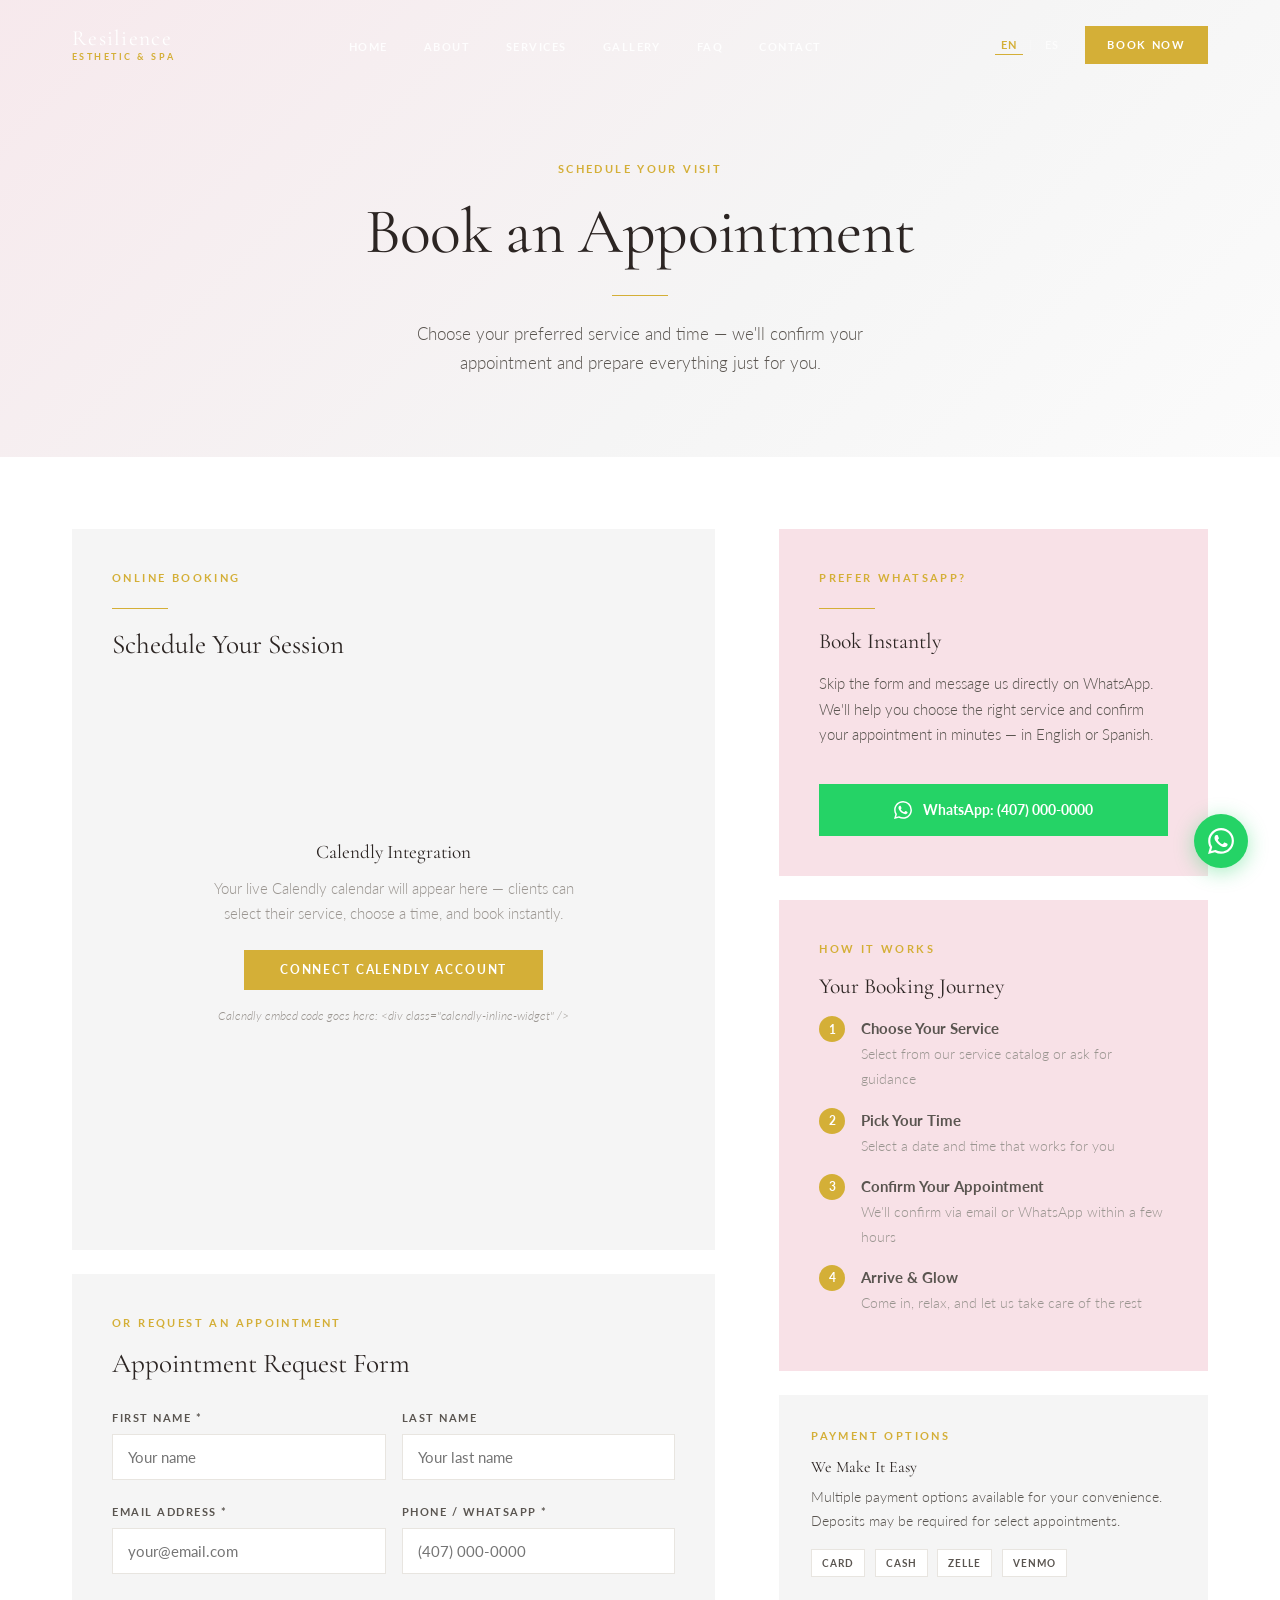
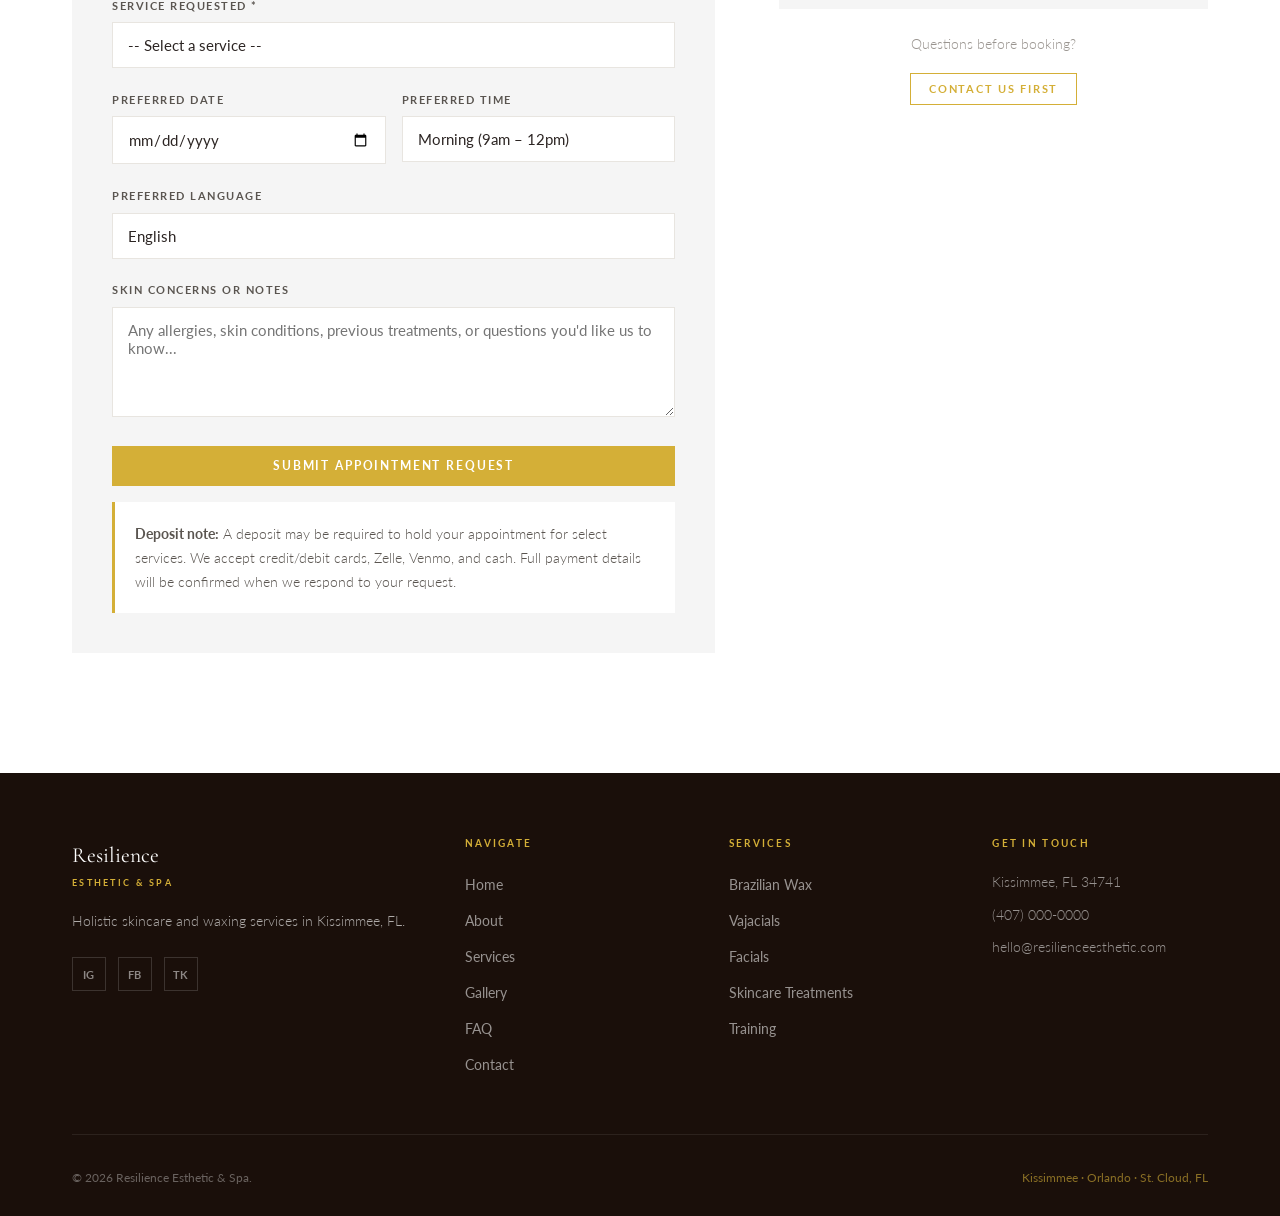
<file: booking.html>
<!DOCTYPE html>
<html lang="en">
<head>
  <meta charset="UTF-8" />
  <meta name="viewport" content="width=device-width, initial-scale=1.0" />
  <title>Book an Appointment — Resilience Esthetic & Spa</title>
  <meta name="description" content="Schedule your personalized skincare or waxing appointment at Resilience Esthetic & Spa in Kissimmee, FL. English & Spanish available." />
  <link rel="stylesheet" href="css/styles.css" />
  <link rel="preconnect" href="https://fonts.googleapis.com" />
  <link rel="preconnect" href="https://fonts.gstatic.com" crossorigin />
  <style>
    .booking-hero-img {
      position: absolute;
      inset: 0;
      background-image: url('https://images.unsplash.com/photo-1576618148400-f54bed99fcfd?auto=format&fit=crop&w=1920&q=80');
      background-size: cover;
      background-position: center;
      opacity: 0.12;
    }
    .page-hero { position: relative; }
    .booking-form-section {
      background: var(--beige);
      padding: 2.5rem;
      margin-bottom: 1.5rem;
    }
    .booking-form-section h3 { margin-bottom: 1.75rem; }
    .payment-note {
      display: flex;
      gap: 0.75rem;
      align-items: flex-start;
      background: var(--white);
      padding: 1.25rem;
      margin-top: 1rem;
      border-left: 3px solid var(--gold);
    }
    .payment-note p {
      font-size: 0.88rem;
      color: var(--text-medium);
      font-weight: 300;
      line-height: 1.7;
    }
  </style>
</head>
<body>

<!-- ===== NAVIGATION ===== -->
<nav class="nav" id="nav">
  <div class="nav-inner">
    <a href="index.html" class="nav-logo">
      Resilience
      <span class="nav-logo-sub">Esthetic &amp; Spa</span>
    </a>
    <ul class="nav-links">
      <li><a href="index.html"><span class="lang-en">Home</span><span class="lang-es">Inicio</span></a></li>
      <li><a href="about.html"><span class="lang-en">About</span><span class="lang-es">Nosotros</span></a></li>
      <li><a href="services.html"><span class="lang-en">Services</span><span class="lang-es">Servicios</span></a></li>
      <li><a href="gallery.html"><span class="lang-en">Gallery</span><span class="lang-es">Galería</span></a></li>
      <li><a href="faq.html">FAQ</a></li>
      <li><a href="contact.html"><span class="lang-en">Contact</span><span class="lang-es">Contacto</span></a></li>
    </ul>
    <div class="nav-right">
      <div class="lang-toggle-nav">
        <button class="lang-btn lang-btn-en active">EN</button>
        <span class="lang-sep">|</span>
        <button class="lang-btn lang-btn-es">ES</button>
      </div>
      <a href="booking.html" class="nav-cta active">
        <span class="lang-en">Book Now</span>
        <span class="lang-es">Agendar</span>
      </a>
    </div>
    <button class="nav-toggle" id="navToggle" aria-label="Open menu">
      <span></span><span></span><span></span>
    </button>
  </div>
</nav>
<div class="nav-mobile" id="navMobile">
  <div class="nav-mobile-header">
    <div class="nav-mobile-logo">
      Resilience
      <span class="nav-mobile-logo-sub">Esthetic &amp; Spa</span>
    </div>
    <button class="nav-close" id="navClose" aria-label="Close menu">&#10005;</button>
  </div>
  <a href="index.html"><span class="lang-en">Home</span><span class="lang-es">Inicio</span></a>
  <a href="about.html"><span class="lang-en">About</span><span class="lang-es">Nosotros</span></a>
  <a href="services.html"><span class="lang-en">Services</span><span class="lang-es">Servicios</span></a>
  <a href="gallery.html"><span class="lang-en">Gallery</span><span class="lang-es">Galería</span></a>
  <a href="faq.html">FAQ</a>
  <a href="contact.html"><span class="lang-en">Contact</span><span class="lang-es">Contacto</span></a>
  <a href="booking.html" class="btn btn-primary" style="margin-top:0.5rem;">
    <span class="lang-en">Book Now</span><span class="lang-es">Agendar Cita</span>
  </a>
  <div class="mobile-lang">
    <button class="lang-btn lang-btn-en">EN</button>
    <span style="color:var(--beige-dark);">|</span>
    <button class="lang-btn lang-btn-es">ES</button>
  </div>
</div>

<!-- ===== PAGE HERO ===== -->
<div class="page-hero" style="overflow:hidden;">
  <div class="booking-hero-img"></div>
  <div class="container" style="position:relative; z-index:1;">
    <span class="section-label">
      <span class="lang-en">Schedule Your Visit</span>
      <span class="lang-es">Programa Tu Visita</span>
    </span>
    <h1>
      <span class="lang-en">Book an Appointment</span>
      <span class="lang-es">Agendar una Cita</span>
    </h1>
    <span class="gold-line"></span>
    <p>
      <span class="lang-en">Choose your preferred service and time — we'll confirm your appointment and prepare everything just for you.</span>
      <span class="lang-es">Elige tu servicio y horario preferido — confirmaremos tu cita y prepararemos todo especialmente para ti.</span>
    </p>
  </div>
</div>

<!-- ===== BOOKING SECTION ===== -->
<section class="booking-section">
  <div class="container">
    <div class="booking-layout">

      <!-- Main Booking Column -->
      <div>
        <!-- Calendly Placeholder -->
        <div class="booking-form-section">
          <span class="section-label">
            <span class="lang-en">Online Booking</span>
            <span class="lang-es">Reserva en Línea</span>
          </span>
          <span class="gold-line-left"></span>
          <h3>
            <span class="lang-en">Schedule Your Session</span>
            <span class="lang-es">Programa Tu Sesión</span>
          </h3>

          <!-- Calendly Embed Placeholder -->
          <div class="calendly-placeholder">
            
            <h3 style="font-size:1.2rem; margin-bottom:0.75rem;">
              <span class="lang-en">Calendly Integration</span>
              <span class="lang-es">Integración de Calendly</span>
            </h3>
            <p style="font-size:0.92rem; color:var(--text-light); max-width:360px; margin:0 auto 1.5rem;">
              <span class="lang-en">Your live Calendly calendar will appear here — clients can select their service, choose a time, and book instantly.</span>
              <span class="lang-es">Tu calendario de Calendly en vivo aparecerá aquí — los clientes pueden seleccionar su servicio, elegir un horario y reservar al instante.</span>
            </p>
            <a href="https://calendly.com" target="_blank" class="btn btn-primary" style="font-size:0.72rem;">
              <span class="lang-en">Connect Calendly Account</span>
              <span class="lang-es">Conectar Cuenta de Calendly</span>
            </a>
            <p style="font-size:0.75rem; color:var(--text-light); margin-top:1rem; font-style:italic;">
              <span class="lang-en">Calendly embed code goes here: &lt;div class="calendly-inline-widget" /&gt;</span>
              <span class="lang-es">El código de Calendly va aquí: &lt;div class="calendly-inline-widget" /&gt;</span>
            </p>
          </div>
        </div>

        <!-- Booking Form Alternative -->
        <div class="booking-form-section">
          <span class="section-label">
            <span class="lang-en">Or Request an Appointment</span>
            <span class="lang-es">O Solicita una Cita</span>
          </span>
          <h3>
            <span class="lang-en">Appointment Request Form</span>
            <span class="lang-es">Formulario de Solicitud de Cita</span>
          </h3>
          <form>
            <div class="form-row">
              <div class="form-group">
                <label>
                  <span class="lang-en">First Name *</span>
                  <span class="lang-es">Nombre *</span>
                </label>
                <input type="text" required placeholder="Your name" />
              </div>
              <div class="form-group">
                <label>
                  <span class="lang-en">Last Name</span>
                  <span class="lang-es">Apellido</span>
                </label>
                <input type="text" placeholder="Your last name" />
              </div>
            </div>
            <div class="form-row">
              <div class="form-group">
                <label>
                  <span class="lang-en">Email Address *</span>
                  <span class="lang-es">Correo Electrónico *</span>
                </label>
                <input type="email" required placeholder="your@email.com" />
              </div>
              <div class="form-group">
                <label>
                  <span class="lang-en">Phone / WhatsApp *</span>
                  <span class="lang-es">Teléfono / WhatsApp *</span>
                </label>
                <input type="tel" required placeholder="(407) 000-0000" />
              </div>
            </div>
            <div class="form-group">
              <label>
                <span class="lang-en">Service Requested *</span>
                <span class="lang-es">Servicio Solicitado *</span>
              </label>
              <select required>
                <option value="">
                  -- Select a service --
                </option>
                <optgroup label="Waxing">
                  <option>Brazilian Wax</option>
                  <option>Full Body Wax</option>
                  <option>Booty Wax</option>
                  <option>Chest Wax</option>
                  <option>Leg Wax</option>
                  <option>Eyebrow / Facial Wax</option>
                </optgroup>
                <optgroup label="Intimate Care">
                  <option>Vajacial</option>
                  <option>Vajacial + Brightening</option>
                </optgroup>
                <optgroup label="Facials &amp; Skin">
                  <option>Signature Glow Facial</option>
                  <option>Acne Treatment Facial</option>
                  <option>Brightening Facial</option>
                  <option>Sensitive Skin Facial</option>
                  <option>Deep Hydration Facial</option>
                  <option>Skin Consultation</option>
                </optgroup>
                <optgroup label="Training">
                  <option>Advanced Waxing Certification</option>
                  <option>Vajacial Training</option>
                </optgroup>
              </select>
            </div>
            <div class="form-row">
              <div class="form-group">
                <label>
                  <span class="lang-en">Preferred Date</span>
                  <span class="lang-es">Fecha Preferida</span>
                </label>
                <input type="date" />
              </div>
              <div class="form-group">
                <label>
                  <span class="lang-en">Preferred Time</span>
                  <span class="lang-es">Hora Preferida</span>
                </label>
                <select>
                  <option>Morning (9am – 12pm)</option>
                  <option>Afternoon (12pm – 4pm)</option>
                  <option>Late Afternoon (4pm – 7pm)</option>
                </select>
              </div>
            </div>
            <div class="form-group">
              <label>
                <span class="lang-en">Preferred Language</span>
                <span class="lang-es">Idioma Preferido</span>
              </label>
              <select>
                <option>English</option>
                <option>Español</option>
              </select>
            </div>
            <div class="form-group">
              <label>
                <span class="lang-en">Skin Concerns or Notes</span>
                <span class="lang-es">Problemas de Piel o Notas</span>
              </label>
              <textarea placeholder="Any allergies, skin conditions, previous treatments, or questions you'd like us to know..."></textarea>
            </div>
            <button type="submit" class="btn btn-primary" style="width:100%;">
              <span class="lang-en">Submit Appointment Request</span>
              <span class="lang-es">Enviar Solicitud de Cita</span>
            </button>
          </form>

          <div class="payment-note">
            
            <p>
              <span class="lang-en"><strong>Deposit note:</strong> A deposit may be required to hold your appointment for select services. We accept credit/debit cards, Zelle, Venmo, and cash. Full payment details will be confirmed when we respond to your request.</span>
              <span class="lang-es"><strong>Nota sobre depósito:</strong> Para algunos servicios puede requerirse un depósito para reservar tu cita. Aceptamos tarjetas de crédito/débito, Zelle, Venmo y efectivo. Los detalles completos de pago se confirmarán cuando respondamos a tu solicitud.</span>
            </p>
          </div>
        </div>
      </div>

      <!-- Sidebar -->
      <div>
        <div class="booking-sidebar-block">
          <span class="section-label">
            <span class="lang-en">Prefer WhatsApp?</span>
            <span class="lang-es">¿Prefieres WhatsApp?</span>
          </span>
          <span class="gold-line-left"></span>
          <h3>
            <span class="lang-en">Book Instantly</span>
            <span class="lang-es">Reserva al Instante</span>
          </h3>
          <p>
            <span class="lang-en">Skip the form and message us directly on WhatsApp. We'll help you choose the right service and confirm your appointment in minutes — in English or Spanish.</span>
            <span class="lang-es">Omite el formulario y escríbenos directamente por WhatsApp. Te ayudaremos a elegir el servicio correcto y confirmaremos tu cita en minutos — en inglés o español.</span>
          </p>
          <a href="https://wa.me/14070000000" class="whatsapp-cta-btn" target="_blank" rel="noopener" style="text-decoration:none; border-radius:0;">
            <svg xmlns="http://www.w3.org/2000/svg" viewBox="0 0 24 24" fill="currentColor" width="18" height="18">
              <path d="M17.472 14.382c-.297-.149-1.758-.867-2.03-.967-.273-.099-.471-.148-.67.15-.197.297-.767.966-.94 1.164-.173.199-.347.223-.644.075-.297-.15-1.255-.463-2.39-1.475-.883-.788-1.48-1.761-1.653-2.059-.173-.297-.018-.458.13-.606.134-.133.298-.347.446-.52.149-.174.198-.298.298-.497.099-.198.05-.371-.025-.52-.075-.149-.669-1.612-.916-2.207-.242-.579-.487-.5-.669-.51-.173-.008-.371-.01-.57-.01-.198 0-.52.074-.792.372-.272.297-1.04 1.016-1.04 2.479 0 1.462 1.065 2.875 1.213 3.074.149.198 2.096 3.2 5.077 4.487.709.306 1.262.489 1.694.625.712.227 1.36.195 1.871.118.571-.085 1.758-.719 2.006-1.413.248-.694.248-1.289.173-1.413-.074-.124-.272-.198-.57-.347m-5.421 7.403h-.004a9.87 9.87 0 01-5.031-1.378l-.361-.214-3.741.982.998-3.648-.235-.374a9.86 9.86 0 01-1.51-5.26c.001-5.45 4.436-9.884 9.888-9.884 2.64 0 5.122 1.03 6.988 2.898a9.825 9.825 0 012.893 6.994c-.003 5.45-4.437 9.884-9.885 9.884m8.413-18.297A11.815 11.815 0 0012.05 0C5.495 0 .16 5.335.157 11.892c0 2.096.547 4.142 1.588 5.945L.057 24l6.305-1.654a11.882 11.882 0 005.683 1.448h.005c6.554 0 11.89-5.335 11.893-11.893a11.821 11.821 0 00-3.48-8.413z"/>
            </svg>
            <span class="lang-en">WhatsApp: (407) 000-0000</span>
            <span class="lang-es">WhatsApp: (407) 000-0000</span>
          </a>
        </div>

        <div class="booking-sidebar-block">
          <span class="section-label">
            <span class="lang-en">How It Works</span>
            <span class="lang-es">Cómo Funciona</span>
          </span>
          <h3>
            <span class="lang-en">Your Booking Journey</span>
            <span class="lang-es">Tu Camino de Reserva</span>
          </h3>
          <ul class="booking-steps">
            <li>
              <div>
                <strong>
                  <span class="lang-en">Choose Your Service</span>
                  <span class="lang-es">Elige Tu Servicio</span>
                </strong><br>
                <span style="font-size:0.85rem; color:var(--text-light);">
                  <span class="lang-en">Select from our service catalog or ask for guidance</span>
                  <span class="lang-es">Selecciona de nuestro catálogo o pide orientación</span>
                </span>
              </div>
            </li>
            <li>
              <div>
                <strong>
                  <span class="lang-en">Pick Your Time</span>
                  <span class="lang-es">Elige Tu Horario</span>
                </strong><br>
                <span style="font-size:0.85rem; color:var(--text-light);">
                  <span class="lang-en">Select a date and time that works for you</span>
                  <span class="lang-es">Selecciona una fecha y hora que te funcione</span>
                </span>
              </div>
            </li>
            <li>
              <div>
                <strong>
                  <span class="lang-en">Confirm Your Appointment</span>
                  <span class="lang-es">Confirma Tu Cita</span>
                </strong><br>
                <span style="font-size:0.85rem; color:var(--text-light);">
                  <span class="lang-en">We'll confirm via email or WhatsApp within a few hours</span>
                  <span class="lang-es">Confirmaremos por email o WhatsApp en pocas horas</span>
                </span>
              </div>
            </li>
            <li>
              <div>
                <strong>
                  <span class="lang-en">Arrive &amp; Glow</span>
                  <span class="lang-es">Llega y Brilla</span>
                </strong><br>
                <span style="font-size:0.85rem; color:var(--text-light);">
                  <span class="lang-en">Come in, relax, and let us take care of the rest</span>
                  <span class="lang-es">Entra, relájate y déjanos encargarnos del resto</span>
                </span>
              </div>
            </li>
          </ul>
        </div>

        <div class="payment-info">
          <span class="section-label" style="text-align:left; display:block; margin-bottom:0.75rem;">
            <span class="lang-en">Payment Options</span>
            <span class="lang-es">Opciones de Pago</span>
          </span>
          <h4>
            <span class="lang-en">We Make It Easy</span>
            <span class="lang-es">Lo Hacemos Fácil</span>
          </h4>
          <p>
            <span class="lang-en">Multiple payment options available for your convenience. Deposits may be required for select appointments.</span>
            <span class="lang-es">Múltiples opciones de pago disponibles para tu conveniencia. Algunos servicios pueden requerir depósito.</span>
          </p>
          <div class="payment-badges">
            <span class="payment-badge">Card</span>
            <span class="payment-badge">Cash</span>
            <span class="payment-badge">Zelle</span>
            <span class="payment-badge">Venmo</span>
          </div>
        </div>

        <div style="margin-top:1.5rem; text-align:center;">
          <p style="font-size:0.85rem; color:var(--text-light); font-weight:300; margin-bottom:1rem;">
            <span class="lang-en">Questions before booking?</span>
            <span class="lang-es">¿Preguntas antes de reservar?</span>
          </p>
          <a href="contact.html" class="btn btn-gold-outline" style="font-size:0.68rem; padding:10px 18px;">
            <span class="lang-en">Contact Us First</span>
            <span class="lang-es">Contáctanos Primero</span>
          </a>
        </div>
      </div>

    </div>
  </div>
</section>

<!-- ===== FOOTER ===== -->
<footer class="footer">
  <div class="container">
    <div class="footer-grid">
      <div class="footer-brand">
        <div class="footer-brand-name">Resilience</div>
        <span class="footer-brand-sub">Esthetic &amp; Spa</span>
        <p>
          <span class="lang-en">Holistic skincare and waxing services in Kissimmee, FL.</span>
          <span class="lang-es">Servicios holísticos de cuidado de piel en Kissimmee, FL.</span>
        </p>
        <div class="social-links">
          <a href="#" class="social-link">IG</a>
          <a href="#" class="social-link">FB</a>
          <a href="#" class="social-link">TK</a>
        </div>
      </div>
      <div class="footer-col">
        <h4><span class="lang-en">Navigate</span><span class="lang-es">Navegar</span></h4>
        <ul>
          <li><a href="index.html"><span class="lang-en">Home</span><span class="lang-es">Inicio</span></a></li>
          <li><a href="about.html"><span class="lang-en">About</span><span class="lang-es">Nosotros</span></a></li>
          <li><a href="services.html"><span class="lang-en">Services</span><span class="lang-es">Servicios</span></a></li>
          <li><a href="gallery.html"><span class="lang-en">Gallery</span><span class="lang-es">Galería</span></a></li>
          <li><a href="faq.html">FAQ</a></li>
          <li><a href="contact.html"><span class="lang-en">Contact</span><span class="lang-es">Contacto</span></a></li>
        </ul>
      </div>
      <div class="footer-col">
        <h4><span class="lang-en">Services</span><span class="lang-es">Servicios</span></h4>
        <ul>
          <li><a href="services.html">Brazilian Wax</a></li>
          <li><a href="services.html">Vajacials</a></li>
          <li><a href="services.html">Facials</a></li>
          <li><a href="services.html"><span class="lang-en">Skincare Treatments</span><span class="lang-es">Tratamientos de Piel</span></a></li>
          <li><a href="services.html"><span class="lang-en">Training</span><span class="lang-es">Certificación</span></a></li>
        </ul>
      </div>
      <div class="footer-col">
        <h4><span class="lang-en">Get in Touch</span><span class="lang-es">Contáctanos</span></h4>
        <p class="footer-contact-item">Kissimmee, FL 34741</p>
        <p class="footer-contact-item">(407) 000-0000</p>
        <p class="footer-contact-item">hello@resilienceesthetic.com</p>
      </div>
    </div>
    <div class="footer-bottom">
      <p>© 2026 Resilience Esthetic &amp; Spa.</p>
      <p style="color: var(--gold); opacity:0.6; font-size:0.72rem;">Kissimmee · Orlando · St. Cloud, FL</p>
    </div>
  </div>
</footer>

<a href="https://wa.me/14070000000" class="whatsapp-float" target="_blank" rel="noopener" aria-label="WhatsApp">
  <svg xmlns="http://www.w3.org/2000/svg" viewBox="0 0 24 24" fill="currentColor">
    <path d="M17.472 14.382c-.297-.149-1.758-.867-2.03-.967-.273-.099-.471-.148-.67.15-.197.297-.767.966-.94 1.164-.173.199-.347.223-.644.075-.297-.15-1.255-.463-2.39-1.475-.883-.788-1.48-1.761-1.653-2.059-.173-.297-.018-.458.13-.606.134-.133.298-.347.446-.52.149-.174.198-.298.298-.497.099-.198.05-.371-.025-.52-.075-.149-.669-1.612-.916-2.207-.242-.579-.487-.5-.669-.51-.173-.008-.371-.01-.57-.01-.198 0-.52.074-.792.372-.272.297-1.04 1.016-1.04 2.479 0 1.462 1.065 2.875 1.213 3.074.149.198 2.096 3.2 5.077 4.487.709.306 1.262.489 1.694.625.712.227 1.36.195 1.871.118.571-.085 1.758-.719 2.006-1.413.248-.694.248-1.289.173-1.413-.074-.124-.272-.198-.57-.347m-5.421 7.403h-.004a9.87 9.87 0 01-5.031-1.378l-.361-.214-3.741.982.998-3.648-.235-.374a9.86 9.86 0 01-1.51-5.26c.001-5.45 4.436-9.884 9.888-9.884 2.64 0 5.122 1.03 6.988 2.898a9.825 9.825 0 012.893 6.994c-.003 5.45-4.437 9.884-9.885 9.884m8.413-18.297A11.815 11.815 0 0012.05 0C5.495 0 .16 5.335.157 11.892c0 2.096.547 4.142 1.588 5.945L.057 24l6.305-1.654a11.882 11.882 0 005.683 1.448h.005c6.554 0 11.89-5.335 11.893-11.893a11.821 11.821 0 00-3.48-8.413z"/>
  </svg>
</a>

<script src="js/main.js"></script>
</body>
</html>
</file>
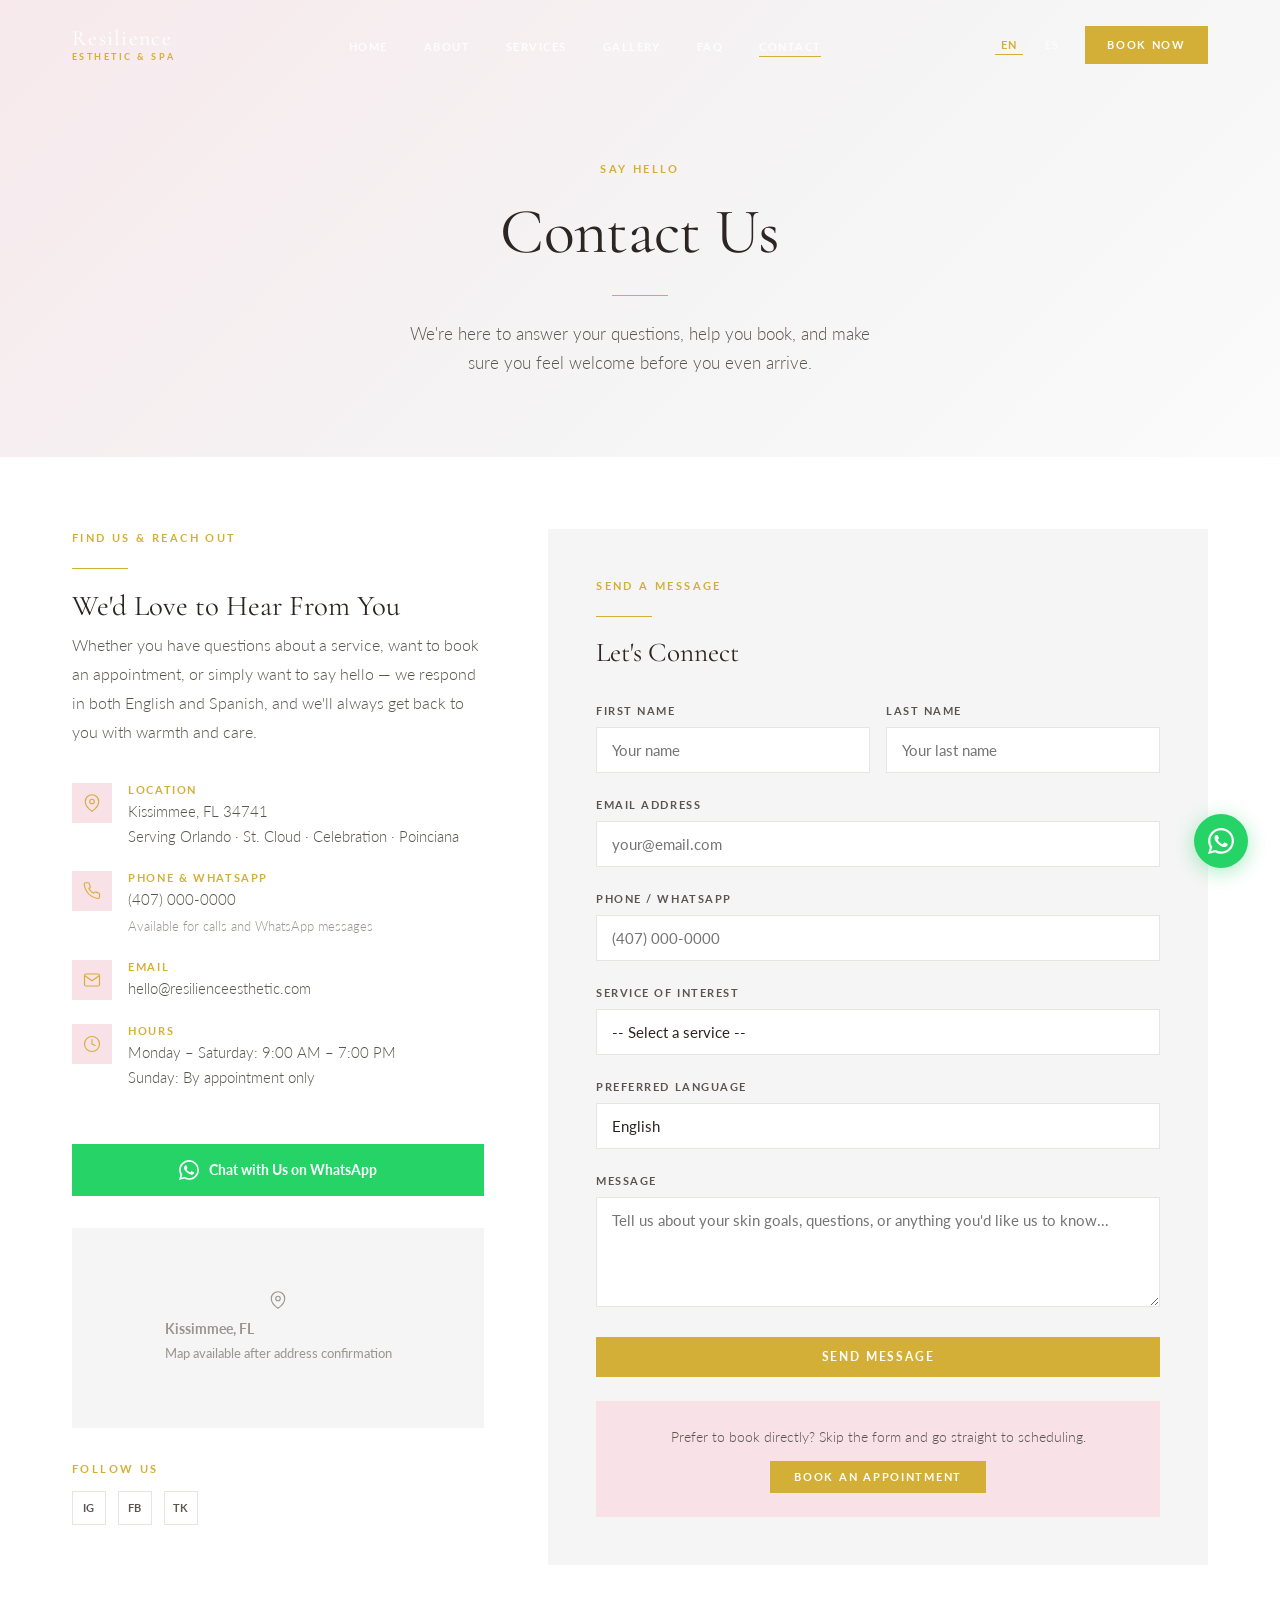
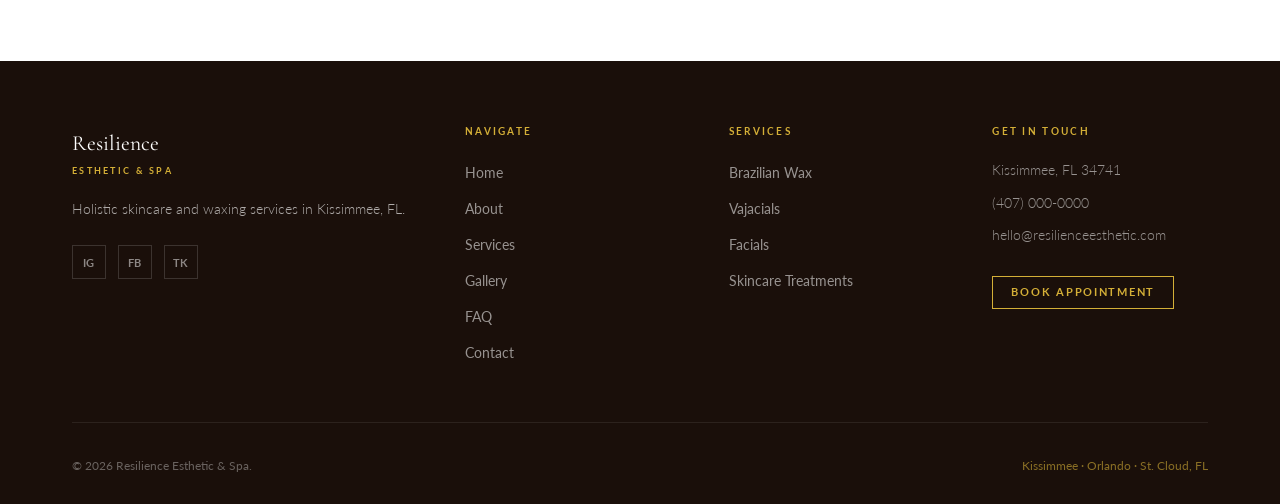
<file: contact.html>
<!DOCTYPE html>
<html lang="en">
<head>
  <meta charset="UTF-8" />
  <meta name="viewport" content="width=device-width, initial-scale=1.0" />
  <title>Contact — Resilience Esthetic & Spa</title>
  <meta name="description" content="Get in touch with Resilience Esthetic & Spa in Kissimmee, FL. Book an appointment, send a message, or chat on WhatsApp in English or Spanish." />
  <link rel="stylesheet" href="css/styles.css" />
  <link rel="preconnect" href="https://fonts.googleapis.com" />
  <link rel="preconnect" href="https://fonts.gstatic.com" crossorigin />
</head>
<body>

<!-- ===== NAVIGATION ===== -->
<nav class="nav" id="nav">
  <div class="nav-inner">
    <a href="index.html" class="nav-logo">
      Resilience
      <span class="nav-logo-sub">Esthetic &amp; Spa</span>
    </a>
    <ul class="nav-links">
      <li><a href="index.html"><span class="lang-en">Home</span><span class="lang-es">Inicio</span></a></li>
      <li><a href="about.html"><span class="lang-en">About</span><span class="lang-es">Nosotros</span></a></li>
      <li><a href="services.html"><span class="lang-en">Services</span><span class="lang-es">Servicios</span></a></li>
      <li><a href="gallery.html"><span class="lang-en">Gallery</span><span class="lang-es">Galería</span></a></li>
      <li><a href="faq.html">FAQ</a></li>
      <li><a href="contact.html" class="active"><span class="lang-en">Contact</span><span class="lang-es">Contacto</span></a></li>
    </ul>
    <div class="nav-right">
      <div class="lang-toggle-nav">
        <button class="lang-btn lang-btn-en active">EN</button>
        <span class="lang-sep">|</span>
        <button class="lang-btn lang-btn-es">ES</button>
      </div>
      <a href="booking.html" class="nav-cta">
        <span class="lang-en">Book Now</span>
        <span class="lang-es">Agendar</span>
      </a>
    </div>
    <button class="nav-toggle" id="navToggle" aria-label="Open menu">
      <span></span><span></span><span></span>
    </button>
  </div>
</nav>
<div class="nav-mobile" id="navMobile">
  <div class="nav-mobile-header">
    <div class="nav-mobile-logo">
      Resilience
      <span class="nav-mobile-logo-sub">Esthetic &amp; Spa</span>
    </div>
    <button class="nav-close" id="navClose" aria-label="Close menu">&#10005;</button>
  </div>
  <a href="index.html"><span class="lang-en">Home</span><span class="lang-es">Inicio</span></a>
  <a href="about.html"><span class="lang-en">About</span><span class="lang-es">Nosotros</span></a>
  <a href="services.html"><span class="lang-en">Services</span><span class="lang-es">Servicios</span></a>
  <a href="gallery.html"><span class="lang-en">Gallery</span><span class="lang-es">Galería</span></a>
  <a href="faq.html">FAQ</a>
  <a href="contact.html"><span class="lang-en">Contact</span><span class="lang-es">Contacto</span></a>
  <a href="booking.html" class="btn btn-primary" style="margin-top:0.5rem;">
    <span class="lang-en">Book Now</span><span class="lang-es">Agendar Cita</span>
  </a>
  <div class="mobile-lang">
    <button class="lang-btn lang-btn-en">EN</button>
    <span style="color:var(--beige-dark);">|</span>
    <button class="lang-btn lang-btn-es">ES</button>
  </div>
</div>

<!-- ===== PAGE HERO ===== -->
<div class="page-hero">
  <div class="container">
    <span class="section-label">
      <span class="lang-en">Say Hello</span>
      <span class="lang-es">Di Hola</span>
    </span>
    <h1>
      <span class="lang-en">Contact Us</span>
      <span class="lang-es">Contáctanos</span>
    </h1>
    <span class="gold-line"></span>
    <p>
      <span class="lang-en">We're here to answer your questions, help you book, and make sure you feel welcome before you even arrive.</span>
      <span class="lang-es">Estamos aquí para responder tus preguntas, ayudarte a reservar y asegurarnos de que te sientas bienvenida antes de llegar.</span>
    </p>
  </div>
</div>

<!-- ===== CONTACT SECTION ===== -->
<section class="contact-section">
  <div class="container">
    <div class="contact-layout">

      <!-- Info Column -->
      <div class="contact-info-col">
        <span class="section-label">
          <span class="lang-en">Find Us &amp; Reach Out</span>
          <span class="lang-es">Encuéntranos y Contáctanos</span>
        </span>
        <span class="gold-line-left"></span>
        <h3>
          <span class="lang-en">We'd Love to Hear From You</span>
          <span class="lang-es">Nos Encantaría Saber de Ti</span>
        </h3>
        <p>
          <span class="lang-en">Whether you have questions about a service, want to book an appointment, or simply want to say hello — we respond in both English and Spanish, and we'll always get back to you with warmth and care.</span>
          <span class="lang-es">Ya sea que tengas preguntas sobre un servicio, quieras agendar una cita, o simplemente quieras decir hola — respondemos en inglés y español, y siempre te responderemos con calidez y cuidado.</span>
        </p>

        <div class="contact-detail">
          <div class="contact-icon"><svg xmlns="http://www.w3.org/2000/svg" width="18" height="18" viewBox="0 0 24 24" fill="none" stroke="currentColor" stroke-width="1.5" stroke-linecap="round"><path d="M21 10c0 7-9 13-9 13S3 17 3 10a9 9 0 0 1 18 0z"/><circle cx="12" cy="10" r="3"/></svg></div>
          <div class="contact-detail-text">
            <h4>
              <span class="lang-en">Location</span>
              <span class="lang-es">Ubicación</span>
            </h4>
            <p>Kissimmee, FL 34741<br>
              <span class="lang-en">Serving Orlando · St. Cloud · Celebration · Poinciana</span>
              <span class="lang-es">Atendiendo Orlando · St. Cloud · Celebration · Poinciana</span>
            </p>
          </div>
        </div>

        <div class="contact-detail">
          <div class="contact-icon"><svg xmlns="http://www.w3.org/2000/svg" width="18" height="18" viewBox="0 0 24 24" fill="none" stroke="currentColor" stroke-width="1.5" stroke-linecap="round"><path d="M22 16.92v3a2 2 0 0 1-2.18 2 19.79 19.79 0 0 1-8.63-3.07A19.5 19.5 0 0 1 4.69 12 19.79 19.79 0 0 1 1.64 3.18 2 2 0 0 1 3.62 1h3a2 2 0 0 1 2 1.72c.18.97.47 1.92.85 2.83a2 2 0 0 1-.45 2.11L7.91 8.6a16 16 0 0 0 6.29 6.29l.96-.96a2 2 0 0 1 2.11-.45c.9.38 1.86.67 2.83.85A2 2 0 0 1 22 16.92z"/></svg></div>
          <div class="contact-detail-text">
            <h4>
              <span class="lang-en">Phone &amp; WhatsApp</span>
              <span class="lang-es">Teléfono y WhatsApp</span>
            </h4>
            <p>(407) 000-0000<br>
              <span class="lang-en" style="font-size:0.82rem; color:var(--text-light);">Available for calls and WhatsApp messages</span>
              <span class="lang-es" style="font-size:0.82rem; color:var(--text-light);">Disponible para llamadas y mensajes de WhatsApp</span>
            </p>
          </div>
        </div>

        <div class="contact-detail">
          <div class="contact-icon"><svg xmlns="http://www.w3.org/2000/svg" width="18" height="18" viewBox="0 0 24 24" fill="none" stroke="currentColor" stroke-width="1.5" stroke-linecap="round"><rect x="2" y="4" width="20" height="16" rx="2"/><polyline points="22,6 12,13 2,6"/></svg></div>
          <div class="contact-detail-text">
            <h4>
              <span class="lang-en">Email</span>
              <span class="lang-es">Correo Electrónico</span>
            </h4>
            <p>hello@resilienceesthetic.com</p>
          </div>
        </div>

        <div class="contact-detail">
          <div class="contact-icon"><svg xmlns="http://www.w3.org/2000/svg" width="18" height="18" viewBox="0 0 24 24" fill="none" stroke="currentColor" stroke-width="1.5" stroke-linecap="round"><circle cx="12" cy="12" r="10"/><polyline points="12 6 12 12 16 14"/></svg></div>
          <div class="contact-detail-text">
            <h4>
              <span class="lang-en">Hours</span>
              <span class="lang-es">Horario</span>
            </h4>
            <p>
              <span class="lang-en">
                Monday – Saturday: 9:00 AM – 7:00 PM<br>
                Sunday: By appointment only
              </span>
              <span class="lang-es">
                Lunes – Sábado: 9:00 AM – 7:00 PM<br>
                Domingo: Solo con cita previa
              </span>
            </p>
          </div>
        </div>

        <!-- WhatsApp CTA -->
        <a href="https://wa.me/14070000000" class="whatsapp-cta-btn" target="_blank" rel="noopener" style="margin-top:2rem; text-decoration:none;">
          <svg xmlns="http://www.w3.org/2000/svg" viewBox="0 0 24 24" fill="currentColor" width="20" height="20">
            <path d="M17.472 14.382c-.297-.149-1.758-.867-2.03-.967-.273-.099-.471-.148-.67.15-.197.297-.767.966-.94 1.164-.173.199-.347.223-.644.075-.297-.15-1.255-.463-2.39-1.475-.883-.788-1.48-1.761-1.653-2.059-.173-.297-.018-.458.13-.606.134-.133.298-.347.446-.52.149-.174.198-.298.298-.497.099-.198.05-.371-.025-.52-.075-.149-.669-1.612-.916-2.207-.242-.579-.487-.5-.669-.51-.173-.008-.371-.01-.57-.01-.198 0-.52.074-.792.372-.272.297-1.04 1.016-1.04 2.479 0 1.462 1.065 2.875 1.213 3.074.149.198 2.096 3.2 5.077 4.487.709.306 1.262.489 1.694.625.712.227 1.36.195 1.871.118.571-.085 1.758-.719 2.006-1.413.248-.694.248-1.289.173-1.413-.074-.124-.272-.198-.57-.347m-5.421 7.403h-.004a9.87 9.87 0 01-5.031-1.378l-.361-.214-3.741.982.998-3.648-.235-.374a9.86 9.86 0 01-1.51-5.26c.001-5.45 4.436-9.884 9.888-9.884 2.64 0 5.122 1.03 6.988 2.898a9.825 9.825 0 012.893 6.994c-.003 5.45-4.437 9.884-9.885 9.884m8.413-18.297A11.815 11.815 0 0012.05 0C5.495 0 .16 5.335.157 11.892c0 2.096.547 4.142 1.588 5.945L.057 24l6.305-1.654a11.882 11.882 0 005.683 1.448h.005c6.554 0 11.89-5.335 11.893-11.893a11.821 11.821 0 00-3.48-8.413z"/>
          </svg>
          <span class="lang-en">Chat with Us on WhatsApp</span>
          <span class="lang-es">Chatea con Nosotros por WhatsApp</span>
        </a>

        <!-- Map placeholder -->
        <div class="map-container" style="margin-top:2rem;">
          <div class="map-placeholder">
            <svg xmlns="http://www.w3.org/2000/svg" width="18" height="18" viewBox="0 0 24 24" fill="none" stroke="currentColor" stroke-width="1.5" stroke-linecap="round"><path d="M21 10c0 7-9 13-9 13S3 17 3 10a9 9 0 0 1 18 0z"/><circle cx="12" cy="10" r="3"/></svg>
            <span>
              <strong>Kissimmee, FL</strong><br>
              <span style="font-size:0.8rem; color:var(--text-light);">
                <span class="lang-en">Map available after address confirmation</span>
                <span class="lang-es">Mapa disponible al confirmar dirección</span>
              </span>
            </span>
          </div>
          <!-- Live embed would replace the placeholder above:
          <iframe
            src="https://maps.google.com/maps?q=Kissimmee,FL&output=embed"
            width="100%" height="200" style="border:0;" allowfullscreen loading="lazy">
          </iframe>
          -->
        </div>

        <!-- Socials -->
        <div style="margin-top:2rem;">
          <span class="section-label" style="text-align:left; display:block; margin-bottom:0.75rem;">
            <span class="lang-en">Follow Us</span>
            <span class="lang-es">Síguenos</span>
          </span>
          <div class="social-links" style="gap:0.75rem;">
            <a href="#" class="social-link" style="border-color:var(--beige-dark); color:var(--text-medium);" aria-label="Instagram">IG</a>
            <a href="#" class="social-link" style="border-color:var(--beige-dark); color:var(--text-medium);" aria-label="Facebook">FB</a>
            <a href="#" class="social-link" style="border-color:var(--beige-dark); color:var(--text-medium);" aria-label="TikTok">TK</a>
          </div>
        </div>
      </div>

      <!-- Form Column -->
      <div class="contact-form-col">
        <span class="section-label">
          <span class="lang-en">Send a Message</span>
          <span class="lang-es">Enviar Mensaje</span>
        </span>
        <span class="gold-line-left"></span>
        <h3>
          <span class="lang-en">Let's Connect</span>
          <span class="lang-es">Conectemos</span>
        </h3>
        <form>
          <div class="form-row">
            <div class="form-group">
              <label>
                <span class="lang-en">First Name</span>
                <span class="lang-es">Nombre</span>
              </label>
              <input type="text" placeholder="Your name" required />
            </div>
            <div class="form-group">
              <label>
                <span class="lang-en">Last Name</span>
                <span class="lang-es">Apellido</span>
              </label>
              <input type="text" placeholder="Your last name" />
            </div>
          </div>
          <div class="form-group">
            <label>
              <span class="lang-en">Email Address</span>
              <span class="lang-es">Correo Electrónico</span>
            </label>
            <input type="email" placeholder="your@email.com" required />
          </div>
          <div class="form-group">
            <label>
              <span class="lang-en">Phone / WhatsApp</span>
              <span class="lang-es">Teléfono / WhatsApp</span>
            </label>
            <input type="tel" placeholder="(407) 000-0000" />
          </div>
          <div class="form-group">
            <label>
              <span class="lang-en">Service of Interest</span>
              <span class="lang-es">Servicio de Interés</span>
            </label>
            <select>
              <option value="">
                -- Select a service --
              </option>
              <option>Brazilian Wax</option>
              <option>Full Body Wax</option>
              <option>Booty Wax</option>
              <option>Vajacial</option>
              <option>Signature Glow Facial</option>
              <option>Acne Treatment Facial</option>
              <option>Brightening Facial</option>
              <option>Sensitive Skin Facial</option>
              <option>Deep Hydration Facial</option>
              <option>Skin Consultation</option>
              <option>Training / Certification</option>
              <option>Other / Not Sure</option>
            </select>
          </div>
          <div class="form-group">
            <label>
              <span class="lang-en">Preferred Language</span>
              <span class="lang-es">Idioma Preferido</span>
            </label>
            <select>
              <option>English</option>
              <option>Español</option>
              <option>English &amp; Spanish</option>
            </select>
          </div>
          <div class="form-group">
            <label>
              <span class="lang-en">Message</span>
              <span class="lang-es">Mensaje</span>
            </label>
            <textarea placeholder="Tell us about your skin goals, questions, or anything you'd like us to know..."></textarea>
          </div>
          <button type="submit" class="btn btn-primary" style="width:100%; font-size:0.72rem;">
            <span class="lang-en">Send Message</span>
            <span class="lang-es">Enviar Mensaje</span>
          </button>
        </form>

        <div style="margin-top:1.5rem; padding:1.5rem; background:var(--pink); text-align:center;">
          <p style="font-size:0.88rem; color:var(--text-medium); font-weight:300; margin-bottom:0.75rem;">
            <span class="lang-en">Prefer to book directly? Skip the form and go straight to scheduling.</span>
            <span class="lang-es">¿Prefieres reservar directamente? Omite el formulario y ve directo a agendar.</span>
          </p>
          <a href="booking.html" class="btn btn-primary" style="font-size:0.68rem; padding:11px 24px;">
            <span class="lang-en">Book an Appointment</span>
            <span class="lang-es">Agendar Cita</span>
          </a>
        </div>
      </div>

    </div>
  </div>
</section>

<!-- ===== FOOTER ===== -->
<footer class="footer">
  <div class="container">
    <div class="footer-grid">
      <div class="footer-brand">
        <div class="footer-brand-name">Resilience</div>
        <span class="footer-brand-sub">Esthetic &amp; Spa</span>
        <p>
          <span class="lang-en">Holistic skincare and waxing services in Kissimmee, FL.</span>
          <span class="lang-es">Servicios holísticos de cuidado de piel en Kissimmee, FL.</span>
        </p>
        <div class="social-links">
          <a href="#" class="social-link">IG</a>
          <a href="#" class="social-link">FB</a>
          <a href="#" class="social-link">TK</a>
        </div>
      </div>
      <div class="footer-col">
        <h4><span class="lang-en">Navigate</span><span class="lang-es">Navegar</span></h4>
        <ul>
          <li><a href="index.html"><span class="lang-en">Home</span><span class="lang-es">Inicio</span></a></li>
          <li><a href="about.html"><span class="lang-en">About</span><span class="lang-es">Nosotros</span></a></li>
          <li><a href="services.html"><span class="lang-en">Services</span><span class="lang-es">Servicios</span></a></li>
          <li><a href="gallery.html"><span class="lang-en">Gallery</span><span class="lang-es">Galería</span></a></li>
          <li><a href="faq.html">FAQ</a></li>
          <li><a href="contact.html"><span class="lang-en">Contact</span><span class="lang-es">Contacto</span></a></li>
        </ul>
      </div>
      <div class="footer-col">
        <h4><span class="lang-en">Services</span><span class="lang-es">Servicios</span></h4>
        <ul>
          <li><a href="services.html">Brazilian Wax</a></li>
          <li><a href="services.html">Vajacials</a></li>
          <li><a href="services.html">Facials</a></li>
          <li><a href="services.html"><span class="lang-en">Skincare Treatments</span><span class="lang-es">Tratamientos de Piel</span></a></li>
        </ul>
      </div>
      <div class="footer-col">
        <h4><span class="lang-en">Get in Touch</span><span class="lang-es">Contáctanos</span></h4>
        <p class="footer-contact-item">Kissimmee, FL 34741</p>
        <p class="footer-contact-item">(407) 000-0000</p>
        <p class="footer-contact-item">hello@resilienceesthetic.com</p>
        <a href="booking.html" class="btn btn-gold-outline" style="margin-top:1.25rem; font-size:0.68rem; padding:10px 18px;">
          <span class="lang-en">Book Appointment</span>
          <span class="lang-es">Agendar Cita</span>
        </a>
      </div>
    </div>
    <div class="footer-bottom">
      <p>© 2026 Resilience Esthetic &amp; Spa.</p>
      <p style="color: var(--gold); opacity:0.6; font-size:0.72rem;">Kissimmee · Orlando · St. Cloud, FL</p>
    </div>
  </div>
</footer>

<a href="https://wa.me/14070000000" class="whatsapp-float" target="_blank" rel="noopener" aria-label="WhatsApp">
  <svg xmlns="http://www.w3.org/2000/svg" viewBox="0 0 24 24" fill="currentColor">
    <path d="M17.472 14.382c-.297-.149-1.758-.867-2.03-.967-.273-.099-.471-.148-.67.15-.197.297-.767.966-.94 1.164-.173.199-.347.223-.644.075-.297-.15-1.255-.463-2.39-1.475-.883-.788-1.48-1.761-1.653-2.059-.173-.297-.018-.458.13-.606.134-.133.298-.347.446-.52.149-.174.198-.298.298-.497.099-.198.05-.371-.025-.52-.075-.149-.669-1.612-.916-2.207-.242-.579-.487-.5-.669-.51-.173-.008-.371-.01-.57-.01-.198 0-.52.074-.792.372-.272.297-1.04 1.016-1.04 2.479 0 1.462 1.065 2.875 1.213 3.074.149.198 2.096 3.2 5.077 4.487.709.306 1.262.489 1.694.625.712.227 1.36.195 1.871.118.571-.085 1.758-.719 2.006-1.413.248-.694.248-1.289.173-1.413-.074-.124-.272-.198-.57-.347m-5.421 7.403h-.004a9.87 9.87 0 01-5.031-1.378l-.361-.214-3.741.982.998-3.648-.235-.374a9.86 9.86 0 01-1.51-5.26c.001-5.45 4.436-9.884 9.888-9.884 2.64 0 5.122 1.03 6.988 2.898a9.825 9.825 0 012.893 6.994c-.003 5.45-4.437 9.884-9.885 9.884m8.413-18.297A11.815 11.815 0 0012.05 0C5.495 0 .16 5.335.157 11.892c0 2.096.547 4.142 1.588 5.945L.057 24l6.305-1.654a11.882 11.882 0 005.683 1.448h.005c6.554 0 11.89-5.335 11.893-11.893a11.821 11.821 0 00-3.48-8.413z"/>
  </svg>
</a>

<script src="js/main.js"></script>
</body>
</html>
</file>
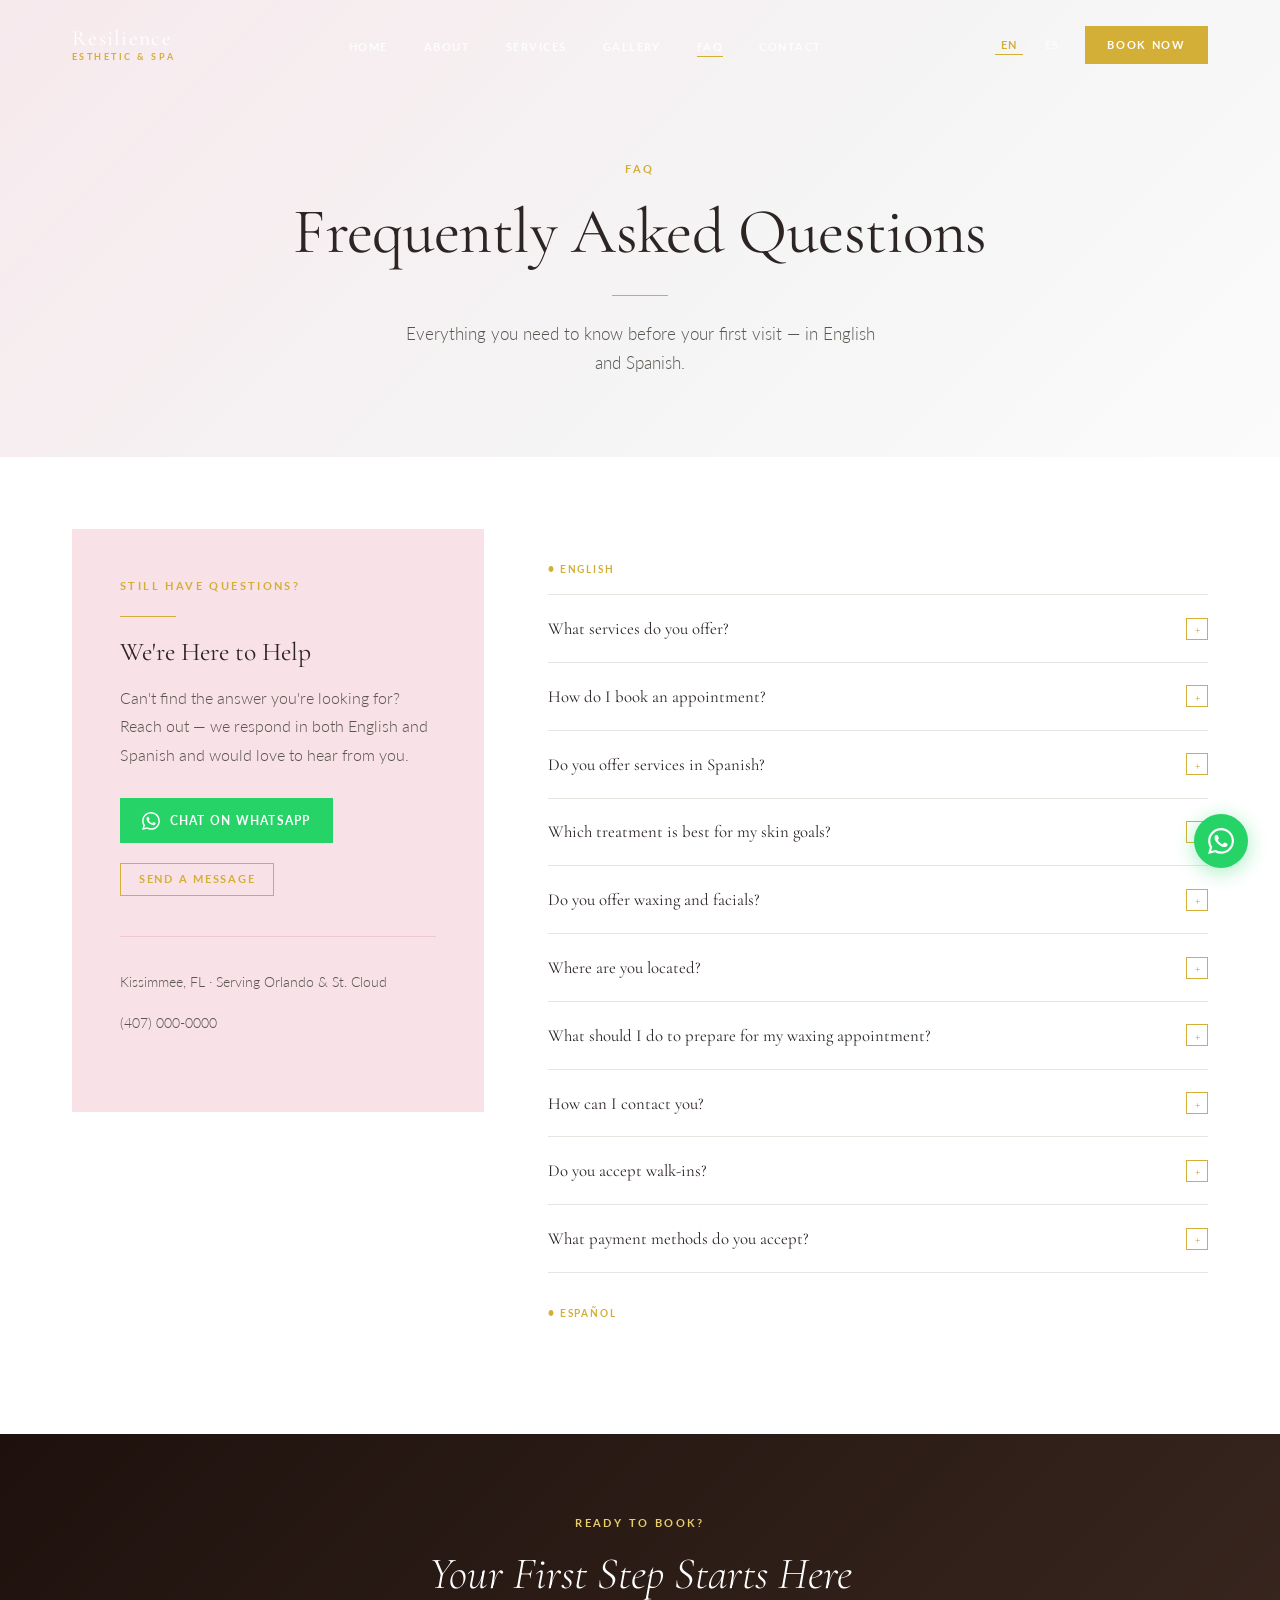
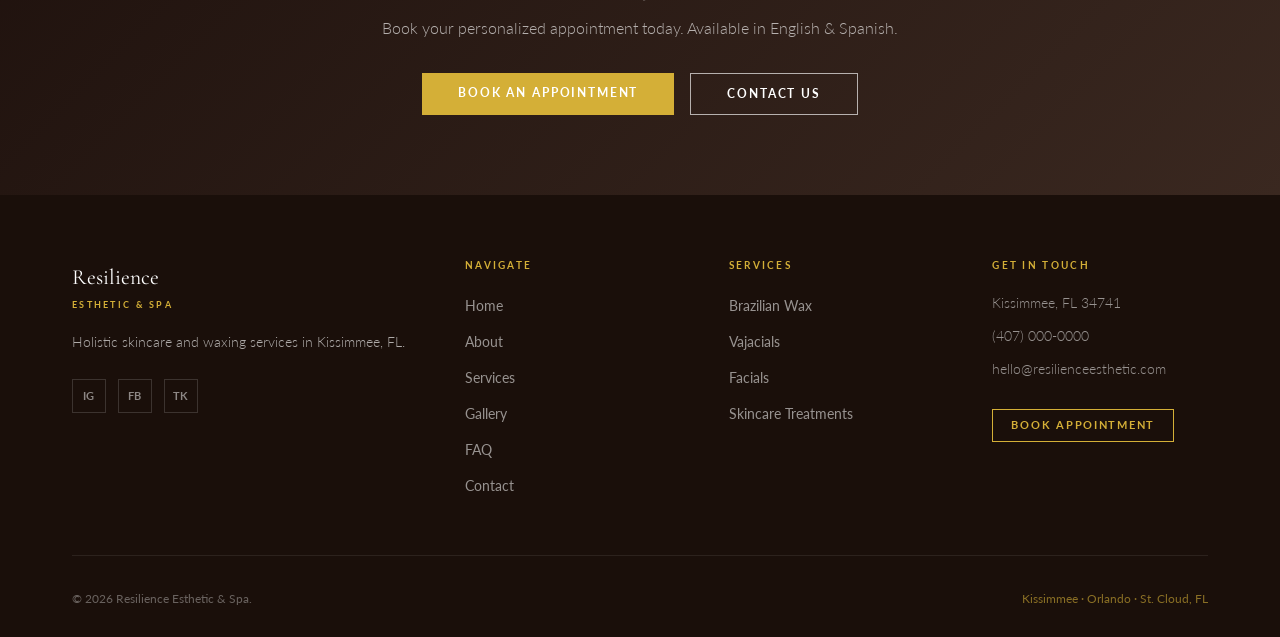
<file: faq.html>
<!DOCTYPE html>
<html lang="en">
<head>
  <meta charset="UTF-8" />
  <meta name="viewport" content="width=device-width, initial-scale=1.0" />
  <title>FAQ — Resilience Esthetic & Spa</title>
  <meta name="description" content="Frequently asked questions about Resilience Esthetic & Spa services, booking, location, and bilingual care in Kissimmee, FL." />
  <link rel="stylesheet" href="css/styles.css" />
  <link rel="preconnect" href="https://fonts.googleapis.com" />
  <link rel="preconnect" href="https://fonts.gstatic.com" crossorigin />
</head>
<body>

<!-- ===== NAVIGATION ===== -->
<nav class="nav" id="nav">
  <div class="nav-inner">
    <a href="index.html" class="nav-logo">
      Resilience
      <span class="nav-logo-sub">Esthetic &amp; Spa</span>
    </a>
    <ul class="nav-links">
      <li><a href="index.html"><span class="lang-en">Home</span><span class="lang-es">Inicio</span></a></li>
      <li><a href="about.html"><span class="lang-en">About</span><span class="lang-es">Nosotros</span></a></li>
      <li><a href="services.html"><span class="lang-en">Services</span><span class="lang-es">Servicios</span></a></li>
      <li><a href="gallery.html"><span class="lang-en">Gallery</span><span class="lang-es">Galería</span></a></li>
      <li><a href="faq.html" class="active">FAQ</a></li>
      <li><a href="contact.html"><span class="lang-en">Contact</span><span class="lang-es">Contacto</span></a></li>
    </ul>
    <div class="nav-right">
      <div class="lang-toggle-nav">
        <button class="lang-btn lang-btn-en active">EN</button>
        <span class="lang-sep">|</span>
        <button class="lang-btn lang-btn-es">ES</button>
      </div>
      <a href="booking.html" class="nav-cta">
        <span class="lang-en">Book Now</span>
        <span class="lang-es">Agendar</span>
      </a>
    </div>
    <button class="nav-toggle" id="navToggle" aria-label="Open menu">
      <span></span><span></span><span></span>
    </button>
  </div>
</nav>
<div class="nav-mobile" id="navMobile">
  <div class="nav-mobile-header">
    <div class="nav-mobile-logo">
      Resilience
      <span class="nav-mobile-logo-sub">Esthetic &amp; Spa</span>
    </div>
    <button class="nav-close" id="navClose" aria-label="Close menu">&#10005;</button>
  </div>
  <a href="index.html"><span class="lang-en">Home</span><span class="lang-es">Inicio</span></a>
  <a href="about.html"><span class="lang-en">About</span><span class="lang-es">Nosotros</span></a>
  <a href="services.html"><span class="lang-en">Services</span><span class="lang-es">Servicios</span></a>
  <a href="gallery.html"><span class="lang-en">Gallery</span><span class="lang-es">Galería</span></a>
  <a href="faq.html">FAQ</a>
  <a href="contact.html"><span class="lang-en">Contact</span><span class="lang-es">Contacto</span></a>
  <a href="booking.html" class="btn btn-primary" style="margin-top:0.5rem;">
    <span class="lang-en">Book Now</span><span class="lang-es">Agendar Cita</span>
  </a>
  <div class="mobile-lang">
    <button class="lang-btn lang-btn-en">EN</button>
    <span style="color:var(--beige-dark);">|</span>
    <button class="lang-btn lang-btn-es">ES</button>
  </div>
</div>

<!-- ===== PAGE HERO ===== -->
<div class="page-hero">
  <div class="container">
    <span class="section-label">FAQ</span>
    <h1>
      <span class="lang-en">Frequently Asked Questions</span>
      <span class="lang-es">Preguntas Frecuentes</span>
    </h1>
    <span class="gold-line"></span>
    <p>
      <span class="lang-en">Everything you need to know before your first visit — in English and Spanish.</span>
      <span class="lang-es">Todo lo que necesitas saber antes de tu primera visita — en inglés y español.</span>
    </p>
  </div>
</div>

<!-- ===== FAQ CONTENT ===== -->
<section class="faq-section">
  <div class="container">
    <div class="faq-layout">

      <!-- Sidebar -->
      <div class="faq-sidebar">
        <span class="section-label">
          <span class="lang-en">Still Have Questions?</span>
          <span class="lang-es">¿Aún Tienes Preguntas?</span>
        </span>
        <span class="gold-line-left"></span>
        <h3>
          <span class="lang-en">We're Here to Help</span>
          <span class="lang-es">Estamos Aquí para Ayudarte</span>
        </h3>
        <p>
          <span class="lang-en">Can't find the answer you're looking for? Reach out — we respond in both English and Spanish and would love to hear from you.</span>
          <span class="lang-es">¿No encuentras la respuesta que buscas? Contáctanos — respondemos en inglés y español y nos encantaría saber de ti.</span>
        </p>
        <a href="https://wa.me/14070000000" class="faq-whatsapp" target="_blank">
          <svg xmlns="http://www.w3.org/2000/svg" viewBox="0 0 24 24" fill="currentColor" width="18" height="18">
            <path d="M17.472 14.382c-.297-.149-1.758-.867-2.03-.967-.273-.099-.471-.148-.67.15-.197.297-.767.966-.94 1.164-.173.199-.347.223-.644.075-.297-.15-1.255-.463-2.39-1.475-.883-.788-1.48-1.761-1.653-2.059-.173-.297-.018-.458.13-.606.134-.133.298-.347.446-.52.149-.174.198-.298.298-.497.099-.198.05-.371-.025-.52-.075-.149-.669-1.612-.916-2.207-.242-.579-.487-.5-.669-.51-.173-.008-.371-.01-.57-.01-.198 0-.52.074-.792.372-.272.297-1.04 1.016-1.04 2.479 0 1.462 1.065 2.875 1.213 3.074.149.198 2.096 3.2 5.077 4.487.709.306 1.262.489 1.694.625.712.227 1.36.195 1.871.118.571-.085 1.758-.719 2.006-1.413.248-.694.248-1.289.173-1.413-.074-.124-.272-.198-.57-.347m-5.421 7.403h-.004a9.87 9.87 0 01-5.031-1.378l-.361-.214-3.741.982.998-3.648-.235-.374a9.86 9.86 0 01-1.51-5.26c.001-5.45 4.436-9.884 9.888-9.884 2.64 0 5.122 1.03 6.988 2.898a9.825 9.825 0 012.893 6.994c-.003 5.45-4.437 9.884-9.885 9.884m8.413-18.297A11.815 11.815 0 0012.05 0C5.495 0 .16 5.335.157 11.892c0 2.096.547 4.142 1.588 5.945L.057 24l6.305-1.654a11.882 11.882 0 005.683 1.448h.005c6.554 0 11.89-5.335 11.893-11.893a11.821 11.821 0 00-3.48-8.413z"/>
          </svg>
          <span class="lang-en">Chat on WhatsApp</span>
          <span class="lang-es">Chatear por WhatsApp</span>
        </a>
        <div style="margin-top:1.25rem;">
          <a href="contact.html" class="btn btn-gold-outline" style="font-size:0.68rem; padding:10px 18px;">
            <span class="lang-en">Send a Message</span>
            <span class="lang-es">Enviar Mensaje</span>
          </a>
        </div>
        <div style="margin-top:2.5rem; padding-top:2rem; border-top:1px solid var(--pink-dark);">
          <p style="font-size:0.88rem; color:var(--text-medium); font-weight:300; margin-bottom:1rem;">
            <span class="lang-en">Kissimmee, FL · Serving Orlando &amp; St. Cloud</span>
            <span class="lang-es">Kissimmee, FL · Atendiendo Orlando y St. Cloud</span>
          </p>
          <p style="font-size:0.88rem; color:var(--text-medium); font-weight:300;">
            <span class="lang-en">(407) 000-0000</span>
            <span class="lang-es">(407) 000-0000</span>
          </p>
        </div>
      </div>

      <!-- FAQ Accordion -->
      <div>
        <!-- English FAQs -->
        <span class="faq-lang-label lang-en">
          ● English
        </span>

        <div class="faq-accordion lang-en">
          <div class="faq-item">
            <button class="faq-question">
              What services do you offer?
              <span class="faq-icon">+</span>
            </button>
            <div class="faq-answer">
              We offer a full range of premium esthetic services including waxing (Brazilian, full body, booty, chest, legs, and facial), vajacials, personalized facials (glow, acne, brightening, sensitive skin, deep hydration), and professional training &amp; certification for licensed estheticians.
            </div>
          </div>
          <div class="faq-item">
            <button class="faq-question">
              How do I book an appointment?
              <span class="faq-icon">+</span>
            </button>
            <div class="faq-answer">
              You can book directly through our <a href="booking.html" style="color:var(--gold);">Booking page</a>, send us a message on WhatsApp at (407) 000-0000, or fill out the contact form. We typically confirm appointments within a few hours.
            </div>
          </div>
          <div class="faq-item">
            <button class="faq-question">
              Do you offer services in Spanish?
              <span class="faq-icon">+</span>
            </button>
            <div class="faq-answer">
              Yes, absolutely! All services, consultations, and communication are available in both English and Spanish. We want every client to feel fully understood and comfortable throughout their visit.
            </div>
          </div>
          <div class="faq-item">
            <button class="faq-question">
              Which treatment is best for my skin goals?
              <span class="faq-icon">+</span>
            </button>
            <div class="faq-answer">
              We recommend booking a Personalized Skin Consultation first. During this session, we'll analyze your skin, discuss your goals, and create a tailored treatment plan just for you. If you're unsure, reach out via WhatsApp and we'll guide you to the right option.
            </div>
          </div>
          <div class="faq-item">
            <button class="faq-question">
              Do you offer waxing and facials?
              <span class="faq-icon">+</span>
            </button>
            <div class="faq-answer">
              Yes — waxing and facials are two of our core service categories. From Brazilian and full-body waxing to customized facials for acne, hyperpigmentation, or hydration, we have you covered. You can browse the full service list on our <a href="services.html" style="color:var(--gold);">Services page</a>.
            </div>
          </div>
          <div class="faq-item">
            <button class="faq-question">
              Where are you located?
              <span class="faq-icon">+</span>
            </button>
            <div class="faq-answer">
              We are based in Kissimmee, FL and serve clients in the greater Orlando area including St. Cloud, Celebration, and Poinciana. Please contact us for the exact studio address when booking.
            </div>
          </div>
          <div class="faq-item">
            <button class="faq-question">
              What should I do to prepare for my waxing appointment?
              <span class="faq-icon">+</span>
            </button>
            <div class="faq-answer">
              For best results, hair should be about ¼ inch long (roughly 2–4 weeks of growth). Avoid sun exposure, retinol products, or exfoliating treatments 24–48 hours before your wax. Come clean and moisturized — and let us know of any skin conditions or medications that may affect your skin.
            </div>
          </div>
          <div class="faq-item">
            <button class="faq-question">
              How can I contact you?
              <span class="faq-icon">+</span>
            </button>
            <div class="faq-answer">
              You can reach us via WhatsApp at (407) 000-0000, by email at hello@resilienceesthetic.com, or by filling out our <a href="contact.html" style="color:var(--gold);">contact form</a>. We're responsive and friendly — don't hesitate to reach out!
            </div>
          </div>
          <div class="faq-item">
            <button class="faq-question">
              Do you accept walk-ins?
              <span class="faq-icon">+</span>
            </button>
            <div class="faq-answer">
              We primarily operate by appointment to ensure each client receives dedicated, unhurried attention. However, we occasionally have same-day openings — send us a WhatsApp message to check availability.
            </div>
          </div>
          <div class="faq-item">
            <button class="faq-question">
              What payment methods do you accept?
              <span class="faq-icon">+</span>
            </button>
            <div class="faq-answer">
              We accept major credit and debit cards, Zelle, Venmo, and cash. A deposit may be required to hold your appointment for select services. Full payment details will be confirmed at booking.
            </div>
          </div>
        </div>

        <!-- Spanish FAQs -->
        <span class="faq-lang-label lang-es">
          ● Español
        </span>

        <div class="faq-accordion lang-es">
          <div class="faq-item">
            <button class="faq-question">
              ¿Qué servicios ofrecen?
              <span class="faq-icon">+</span>
            </button>
            <div class="faq-answer">
              Ofrecemos una gama completa de servicios de estética premium incluyendo depilación con cera (brasileña, cuerpo completo, glúteos, pecho, piernas y facial), vajaciales, faciales personalizados (brillo, acné, iluminación, piel sensible, hidratación profunda) y formación profesional y certificación para esteticistas licenciadas.
            </div>
          </div>
          <div class="faq-item">
            <button class="faq-question">
              ¿Cómo agendo una cita?
              <span class="faq-icon">+</span>
            </button>
            <div class="faq-answer">
              Puedes agendar directamente desde nuestra <a href="booking.html" style="color:var(--gold);">página de reservas</a>, enviarnos un mensaje por WhatsApp al (407) 000-0000, o completar el formulario de contacto. Normalmente confirmamos las citas en pocas horas.
            </div>
          </div>
          <div class="faq-item">
            <button class="faq-question">
              ¿Atienden en español?
              <span class="faq-icon">+</span>
            </button>
            <div class="faq-answer">
              ¡Sí, absolutamente! Todos los servicios, consultas y comunicaciones están disponibles en inglés y español. Queremos que cada cliente se sienta completamente comprendida y cómoda durante su visita.
            </div>
          </div>
          <div class="faq-item">
            <button class="faq-question">
              ¿Qué tratamiento es mejor para mis objetivos de piel?
              <span class="faq-icon">+</span>
            </button>
            <div class="faq-answer">
              Recomendamos comenzar con una Consulta de Piel Personalizada. Durante esta sesión, analizaremos tu piel, hablaremos sobre tus objetivos y crearemos un plan de tratamiento adaptado solo para ti. Si no estás segura, contáctanos por WhatsApp y te orientaremos a la opción correcta.
            </div>
          </div>
          <div class="faq-item">
            <button class="faq-question">
              ¿Ofrecen depilación con cera y faciales?
              <span class="faq-icon">+</span>
            </button>
            <div class="faq-answer">
              Sí — la depilación y los faciales son dos de nuestras categorías de servicios principales. Desde depilación brasileña y cuerpo completo hasta faciales personalizados para acné, hiperpigmentación o hidratación. Puedes ver la lista completa en nuestra <a href="services.html" style="color:var(--gold);">página de servicios</a>.
            </div>
          </div>
          <div class="faq-item">
            <button class="faq-question">
              ¿Dónde están ubicados?
              <span class="faq-icon">+</span>
            </button>
            <div class="faq-answer">
              Estamos ubicadas en Kissimmee, FL y atendemos clientes en el área de Orlando incluyendo St. Cloud, Celebration y Poinciana. Por favor contáctanos para la dirección exacta del estudio al momento de reservar.
            </div>
          </div>
          <div class="faq-item">
            <button class="faq-question">
              ¿Cómo debo prepararme para una cita de depilación?
              <span class="faq-icon">+</span>
            </button>
            <div class="faq-answer">
              Para mejores resultados, el vello debe tener aproximadamente ¼ de pulgada de largo (roughly 2–4 semanas de crecimiento). Evita la exposición solar, productos con retinol o exfoliantes 24–48 horas antes de tu cita. Ven limpia e hidratada — e infórmanos de cualquier condición de piel o medicamentos que puedan afectarla.
            </div>
          </div>
          <div class="faq-item">
            <button class="faq-question">
              ¿Cómo puedo contactarlos?
              <span class="faq-icon">+</span>
            </button>
            <div class="faq-answer">
              Puedes contactarnos por WhatsApp al (407) 000-0000, por correo electrónico a hello@resilienceesthetic.com, o completando nuestro <a href="contact.html" style="color:var(--gold);">formulario de contacto</a>. Somos muy atentas y respondemos rápido — no dudes en escribirnos.
            </div>
          </div>
          <div class="faq-item">
            <button class="faq-question">
              ¿Aceptan sin cita previa?
              <span class="faq-icon">+</span>
            </button>
            <div class="faq-answer">
              Principalmente trabajamos por cita para garantizar que cada cliente reciba atención dedicada y sin prisa. Sin embargo, ocasionalmente tenemos disponibilidad el mismo día — envíanos un mensaje por WhatsApp para verificar disponibilidad.
            </div>
          </div>
          <div class="faq-item">
            <button class="faq-question">
              ¿Qué métodos de pago aceptan?
              <span class="faq-icon">+</span>
            </button>
            <div class="faq-answer">
              Aceptamos tarjetas de crédito y débito principales, Zelle, Venmo y efectivo. Para ciertos servicios se puede requerir un depósito para reservar tu cita. Los detalles completos de pago se confirmarán al momento de reservar.
            </div>
          </div>
        </div>
      </div>
    </div>
  </div>
</section>

<!-- ===== CTA BANNER ===== -->
<section class="cta-banner">
  <div class="container">
    <span class="section-label" style="color:var(--gold-light);">
      <span class="lang-en">Ready to Book?</span>
      <span class="lang-es">¿Lista para Reservar?</span>
    </span>
    <h2>
      <span class="lang-en">Your First Step Starts Here</span>
      <span class="lang-es">Tu Primer Paso Comienza Aquí</span>
    </h2>
    <p>
      <span class="lang-en">Book your personalized appointment today. Available in English &amp; Spanish.</span>
      <span class="lang-es">Agenda tu cita personalizada hoy. Disponible en inglés y español.</span>
    </p>
    <div class="cta-banner-btns">
      <a href="booking.html" class="btn btn-primary">
        <span class="lang-en">Book an Appointment</span>
        <span class="lang-es">Agendar Cita</span>
      </a>
      <a href="contact.html" class="btn btn-outline">
        <span class="lang-en">Contact Us</span>
        <span class="lang-es">Contáctanos</span>
      </a>
    </div>
  </div>
</section>

<!-- ===== FOOTER ===== -->
<footer class="footer">
  <div class="container">
    <div class="footer-grid">
      <div class="footer-brand">
        <div class="footer-brand-name">Resilience</div>
        <span class="footer-brand-sub">Esthetic &amp; Spa</span>
        <p>
          <span class="lang-en">Holistic skincare and waxing services in Kissimmee, FL.</span>
          <span class="lang-es">Servicios holísticos de cuidado de piel en Kissimmee, FL.</span>
        </p>
        <div class="social-links">
          <a href="#" class="social-link">IG</a>
          <a href="#" class="social-link">FB</a>
          <a href="#" class="social-link">TK</a>
        </div>
      </div>
      <div class="footer-col">
        <h4><span class="lang-en">Navigate</span><span class="lang-es">Navegar</span></h4>
        <ul>
          <li><a href="index.html"><span class="lang-en">Home</span><span class="lang-es">Inicio</span></a></li>
          <li><a href="about.html"><span class="lang-en">About</span><span class="lang-es">Nosotros</span></a></li>
          <li><a href="services.html"><span class="lang-en">Services</span><span class="lang-es">Servicios</span></a></li>
          <li><a href="gallery.html"><span class="lang-en">Gallery</span><span class="lang-es">Galería</span></a></li>
          <li><a href="faq.html">FAQ</a></li>
          <li><a href="contact.html"><span class="lang-en">Contact</span><span class="lang-es">Contacto</span></a></li>
        </ul>
      </div>
      <div class="footer-col">
        <h4><span class="lang-en">Services</span><span class="lang-es">Servicios</span></h4>
        <ul>
          <li><a href="services.html">Brazilian Wax</a></li>
          <li><a href="services.html">Vajacials</a></li>
          <li><a href="services.html">Facials</a></li>
          <li><a href="services.html"><span class="lang-en">Skincare Treatments</span><span class="lang-es">Tratamientos de Piel</span></a></li>
        </ul>
      </div>
      <div class="footer-col">
        <h4><span class="lang-en">Get in Touch</span><span class="lang-es">Contáctanos</span></h4>
        <p class="footer-contact-item">Kissimmee, FL 34741</p>
        <p class="footer-contact-item">(407) 000-0000</p>
        <p class="footer-contact-item">hello@resilienceesthetic.com</p>
        <a href="booking.html" class="btn btn-gold-outline" style="margin-top:1.25rem; font-size:0.68rem; padding:10px 18px;">
          <span class="lang-en">Book Appointment</span>
          <span class="lang-es">Agendar Cita</span>
        </a>
      </div>
    </div>
    <div class="footer-bottom">
      <p>© 2026 Resilience Esthetic &amp; Spa.</p>
      <p style="color: var(--gold); opacity:0.6; font-size:0.72rem;">Kissimmee · Orlando · St. Cloud, FL</p>
    </div>
  </div>
</footer>

<a href="https://wa.me/14070000000" class="whatsapp-float" target="_blank" rel="noopener" aria-label="WhatsApp">
  <svg xmlns="http://www.w3.org/2000/svg" viewBox="0 0 24 24" fill="currentColor">
    <path d="M17.472 14.382c-.297-.149-1.758-.867-2.03-.967-.273-.099-.471-.148-.67.15-.197.297-.767.966-.94 1.164-.173.199-.347.223-.644.075-.297-.15-1.255-.463-2.39-1.475-.883-.788-1.48-1.761-1.653-2.059-.173-.297-.018-.458.13-.606.134-.133.298-.347.446-.52.149-.174.198-.298.298-.497.099-.198.05-.371-.025-.52-.075-.149-.669-1.612-.916-2.207-.242-.579-.487-.5-.669-.51-.173-.008-.371-.01-.57-.01-.198 0-.52.074-.792.372-.272.297-1.04 1.016-1.04 2.479 0 1.462 1.065 2.875 1.213 3.074.149.198 2.096 3.2 5.077 4.487.709.306 1.262.489 1.694.625.712.227 1.36.195 1.871.118.571-.085 1.758-.719 2.006-1.413.248-.694.248-1.289.173-1.413-.074-.124-.272-.198-.57-.347m-5.421 7.403h-.004a9.87 9.87 0 01-5.031-1.378l-.361-.214-3.741.982.998-3.648-.235-.374a9.86 9.86 0 01-1.51-5.26c.001-5.45 4.436-9.884 9.888-9.884 2.64 0 5.122 1.03 6.988 2.898a9.825 9.825 0 012.893 6.994c-.003 5.45-4.437 9.884-9.885 9.884m8.413-18.297A11.815 11.815 0 0012.05 0C5.495 0 .16 5.335.157 11.892c0 2.096.547 4.142 1.588 5.945L.057 24l6.305-1.654a11.882 11.882 0 005.683 1.448h.005c6.554 0 11.89-5.335 11.893-11.893a11.821 11.821 0 00-3.48-8.413z"/>
  </svg>
</a>

<script src="js/main.js"></script>
</body>
</html>
</file>
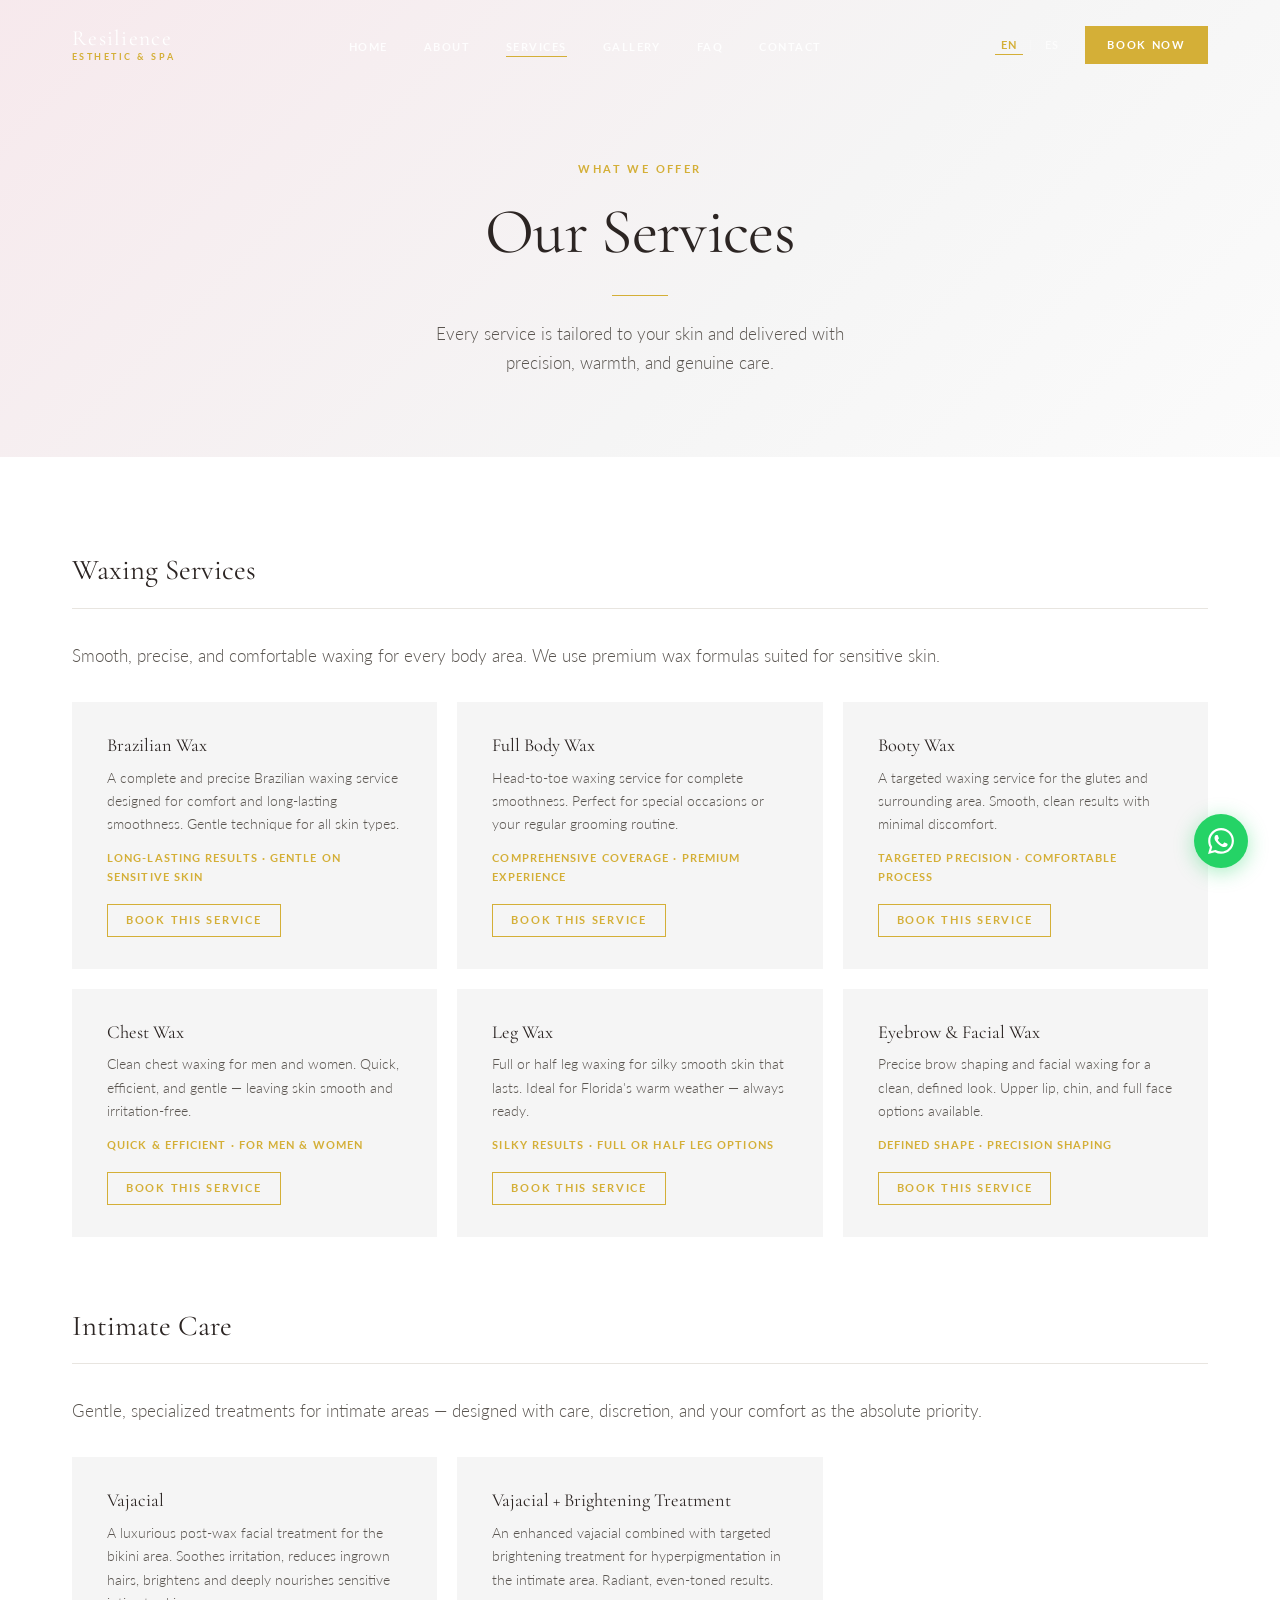
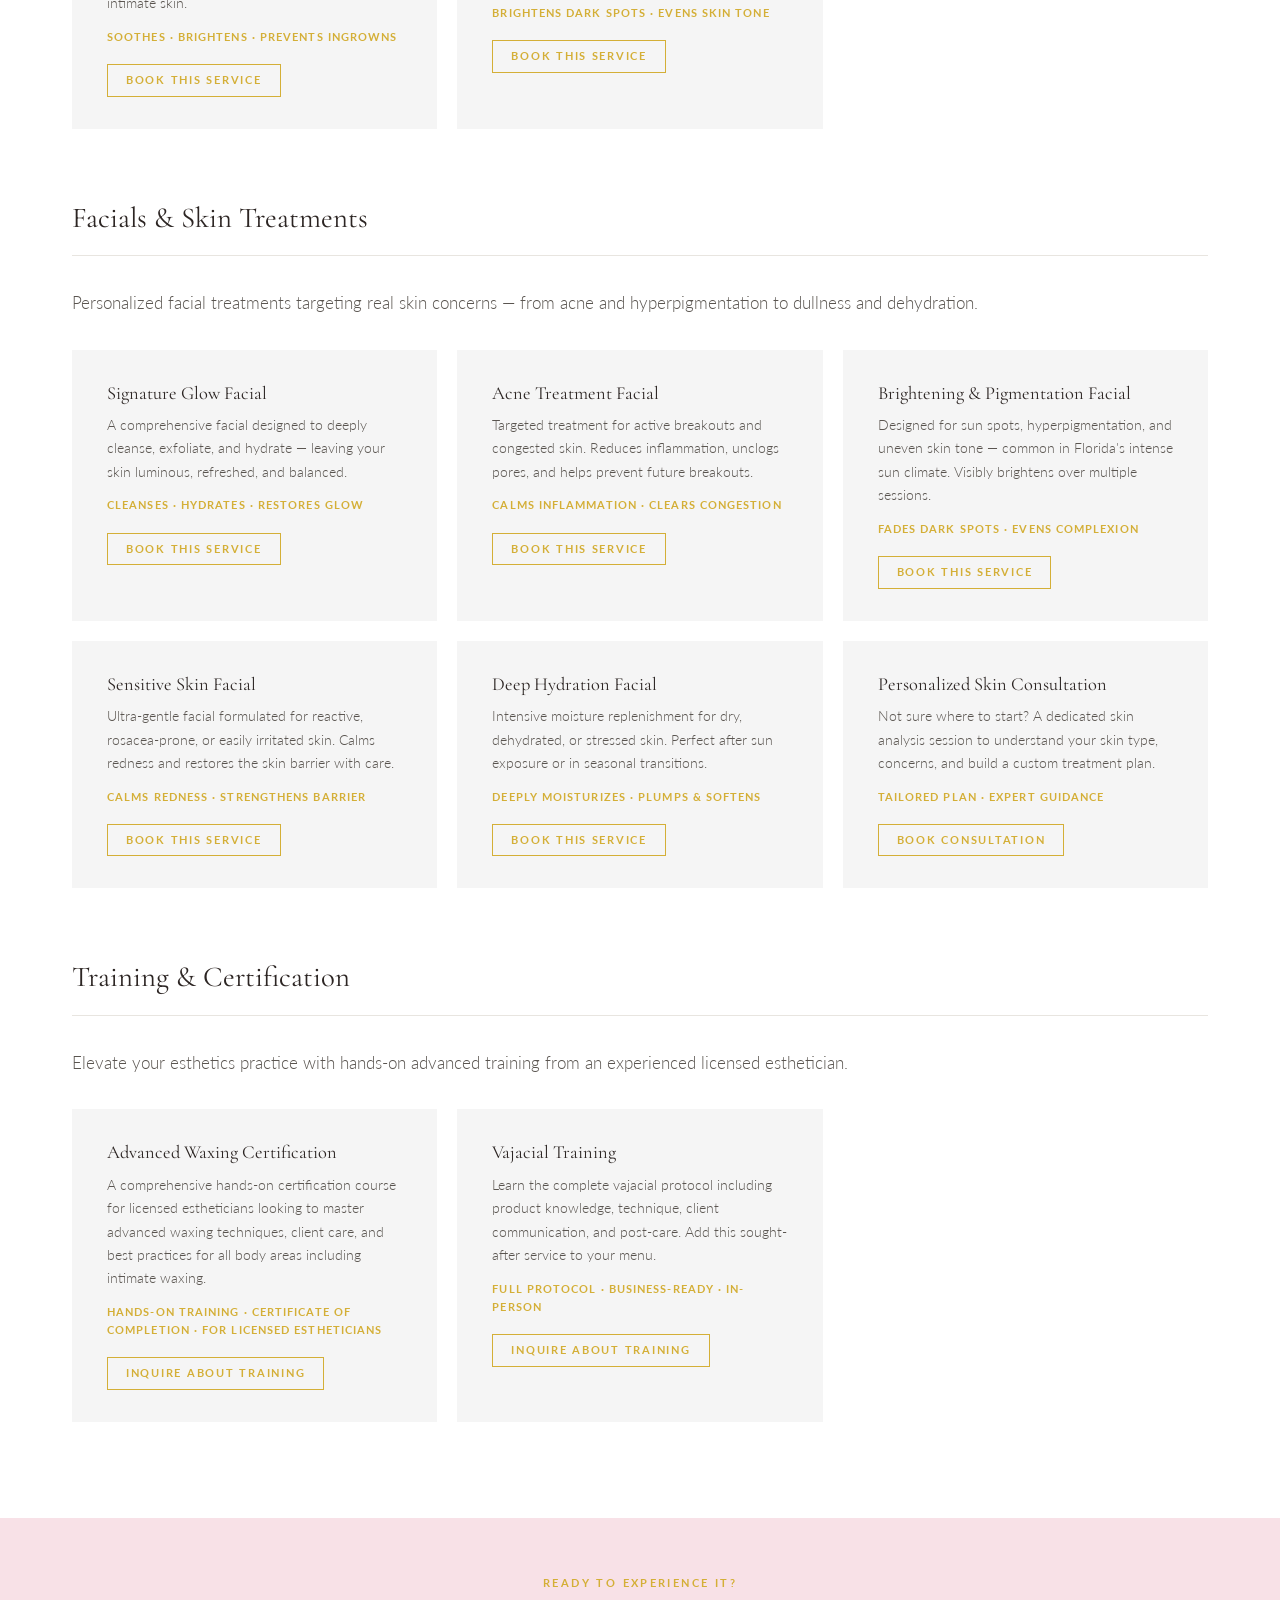
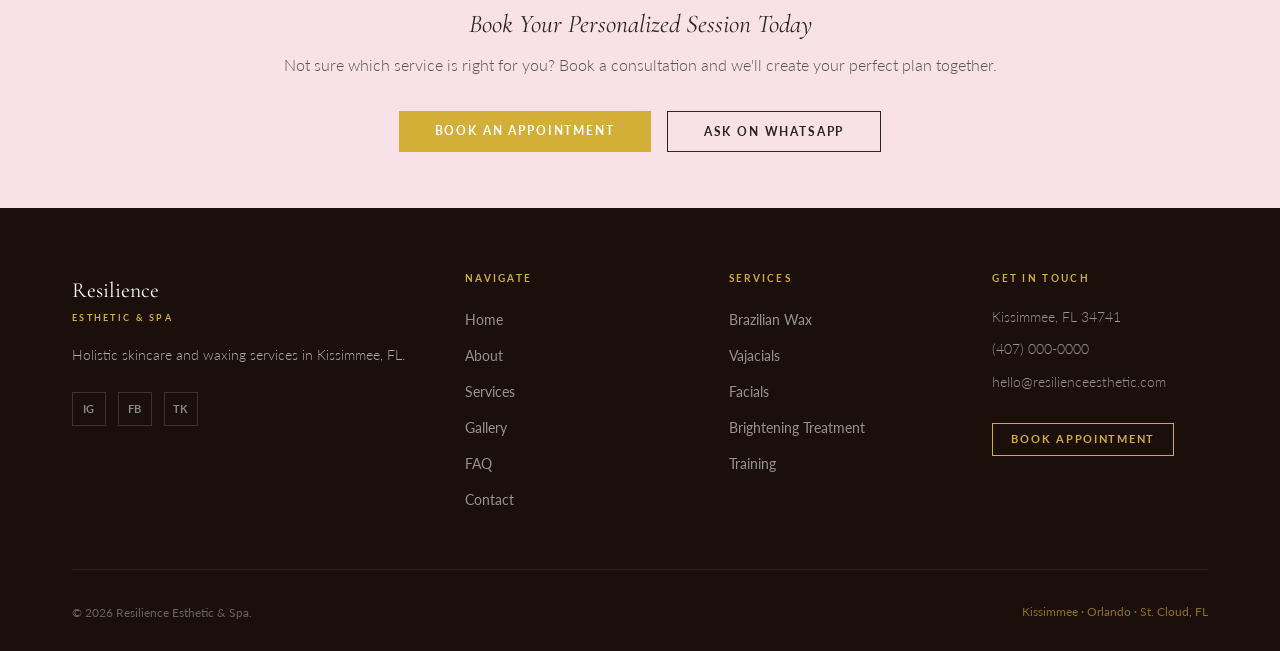
<file: services.html>
<!DOCTYPE html>
<html lang="en">
<head>
  <meta charset="UTF-8" />
  <meta name="viewport" content="width=device-width, initial-scale=1.0" />
  <title>Services — Resilience Esthetic & Spa</title>
  <meta name="description" content="Browse our premium waxing, vajacial, facial, skincare, and professional training services in Kissimmee, FL." />
  <link rel="stylesheet" href="css/styles.css" />
  <link rel="preconnect" href="https://fonts.googleapis.com" />
  <link rel="preconnect" href="https://fonts.gstatic.com" crossorigin />
</head>
<body>

<!-- ===== NAVIGATION ===== -->
<nav class="nav" id="nav">
  <div class="nav-inner">
    <a href="index.html" class="nav-logo">
      Resilience
      <span class="nav-logo-sub">Esthetic &amp; Spa</span>
    </a>
    <ul class="nav-links">
      <li><a href="index.html"><span class="lang-en">Home</span><span class="lang-es">Inicio</span></a></li>
      <li><a href="about.html"><span class="lang-en">About</span><span class="lang-es">Nosotros</span></a></li>
      <li><a href="services.html" class="active"><span class="lang-en">Services</span><span class="lang-es">Servicios</span></a></li>
      <li><a href="gallery.html"><span class="lang-en">Gallery</span><span class="lang-es">Galería</span></a></li>
      <li><a href="faq.html">FAQ</a></li>
      <li><a href="contact.html"><span class="lang-en">Contact</span><span class="lang-es">Contacto</span></a></li>
    </ul>
    <div class="nav-right">
      <div class="lang-toggle-nav">
        <button class="lang-btn lang-btn-en active">EN</button>
        <span class="lang-sep">|</span>
        <button class="lang-btn lang-btn-es">ES</button>
      </div>
      <a href="booking.html" class="nav-cta">
        <span class="lang-en">Book Now</span>
        <span class="lang-es">Agendar</span>
      </a>
    </div>
    <button class="nav-toggle" id="navToggle" aria-label="Open menu">
      <span></span><span></span><span></span>
    </button>
  </div>
</nav>
<div class="nav-mobile" id="navMobile">
  <div class="nav-mobile-header">
    <div class="nav-mobile-logo">
      Resilience
      <span class="nav-mobile-logo-sub">Esthetic &amp; Spa</span>
    </div>
    <button class="nav-close" id="navClose" aria-label="Close menu">&#10005;</button>
  </div>
  <a href="index.html"><span class="lang-en">Home</span><span class="lang-es">Inicio</span></a>
  <a href="about.html"><span class="lang-en">About</span><span class="lang-es">Nosotros</span></a>
  <a href="services.html"><span class="lang-en">Services</span><span class="lang-es">Servicios</span></a>
  <a href="gallery.html"><span class="lang-en">Gallery</span><span class="lang-es">Galería</span></a>
  <a href="faq.html">FAQ</a>
  <a href="contact.html"><span class="lang-en">Contact</span><span class="lang-es">Contacto</span></a>
  <a href="booking.html" class="btn btn-primary" style="margin-top:0.5rem;">
    <span class="lang-en">Book Now</span><span class="lang-es">Agendar Cita</span>
  </a>
  <div class="mobile-lang">
    <button class="lang-btn lang-btn-en">EN</button>
    <span style="color:var(--beige-dark);">|</span>
    <button class="lang-btn lang-btn-es">ES</button>
  </div>
</div>

<!-- ===== PAGE HERO ===== -->
<div class="page-hero">
  <div class="container">
    <span class="section-label">
      <span class="lang-en">What We Offer</span>
      <span class="lang-es">Lo Que Ofrecemos</span>
    </span>
    <h1>
      <span class="lang-en">Our Services</span>
      <span class="lang-es">Nuestros Servicios</span>
    </h1>
    <span class="gold-line"></span>
    <p>
      <span class="lang-en">Every service is tailored to your skin and delivered with precision, warmth, and genuine care.</span>
      <span class="lang-es">Cada servicio está adaptado a tu piel y entregado con precisión, calidez y cuidado genuino.</span>
    </p>
  </div>
</div>

<!-- ===== SERVICE CATALOG ===== -->
<section class="services-page">
  <div class="container">

    <!-- Category 1: Waxing -->
    <div class="service-category">
      <div class="category-header">
        <h2>
          <span class="lang-en">Waxing Services</span>
          <span class="lang-es">Servicios de Depilación</span>
        </h2>
      </div>
      <p class="section-subtitle" style="margin: 0 0 2rem; text-align:left; max-width:none;">
        <span class="lang-en">Smooth, precise, and comfortable waxing for every body area. We use premium wax formulas suited for sensitive skin.</span>
        <span class="lang-es">Depilación suave, precisa y cómoda para cada área del cuerpo. Usamos fórmulas de cera premium adecuadas para piel sensible.</span>
      </p>
      <div class="services-cat-grid">
        <div class="service-item">
          <h3>Brazilian Wax</h3>
          <p>
            <span class="lang-en">A complete and precise Brazilian waxing service designed for comfort and long-lasting smoothness. Gentle technique for all skin types.</span>
            <span class="lang-es">Un servicio completo y preciso de cera brasileña diseñado para comodidad y suavidad duradera. Técnica suave para todo tipo de piel.</span>
          </p>
          <span class="service-benefit">
            <span class="lang-en">Long-lasting results · Gentle on sensitive skin</span>
            <span class="lang-es">Resultados duraderos · Suave para piel sensible</span>
          </span>
          <a href="booking.html" class="btn btn-gold-outline" style="font-size:0.68rem; padding:10px 18px;">
            <span class="lang-en">Book This Service</span>
            <span class="lang-es">Agendar Este Servicio</span>
          </a>
        </div>
        <div class="service-item">
          <h3>
            <span class="lang-en">Full Body Wax</span>
            <span class="lang-es">Depilación Cuerpo Completo</span>
          </h3>
          <p>
            <span class="lang-en">Head-to-toe waxing service for complete smoothness. Perfect for special occasions or your regular grooming routine.</span>
            <span class="lang-es">Servicio de depilación de pies a cabeza para una suavidad completa. Perfecto para ocasiones especiales o tu rutina de cuidado regular.</span>
          </p>
          <span class="service-benefit">
            <span class="lang-en">Comprehensive coverage · Premium experience</span>
            <span class="lang-es">Cobertura completa · Experiencia premium</span>
          </span>
          <a href="booking.html" class="btn btn-gold-outline" style="font-size:0.68rem; padding:10px 18px;">
            <span class="lang-en">Book This Service</span>
            <span class="lang-es">Agendar Este Servicio</span>
          </a>
        </div>
        <div class="service-item">
          <h3>
            <span class="lang-en">Booty Wax</span>
            <span class="lang-es">Cera de Glúteos</span>
          </h3>
          <p>
            <span class="lang-en">A targeted waxing service for the glutes and surrounding area. Smooth, clean results with minimal discomfort.</span>
            <span class="lang-es">Un servicio de depilación específico para los glúteos y el área circundante. Resultados suaves y limpios con mínima molestia.</span>
          </p>
          <span class="service-benefit">
            <span class="lang-en">Targeted precision · Comfortable process</span>
            <span class="lang-es">Precisión específica · Proceso cómodo</span>
          </span>
          <a href="booking.html" class="btn btn-gold-outline" style="font-size:0.68rem; padding:10px 18px;">
            <span class="lang-en">Book This Service</span>
            <span class="lang-es">Agendar Este Servicio</span>
          </a>
        </div>
        <div class="service-item">
          <h3>
            <span class="lang-en">Chest Wax</span>
            <span class="lang-es">Cera de Pecho</span>
          </h3>
          <p>
            <span class="lang-en">Clean chest waxing for men and women. Quick, efficient, and gentle — leaving skin smooth and irritation-free.</span>
            <span class="lang-es">Depilación de pecho limpia para hombres y mujeres. Rápida, eficiente y suave — dejando la piel suave y sin irritación.</span>
          </p>
          <span class="service-benefit">
            <span class="lang-en">Quick &amp; efficient · For men &amp; women</span>
            <span class="lang-es">Rápida y eficiente · Para hombres y mujeres</span>
          </span>
          <a href="booking.html" class="btn btn-gold-outline" style="font-size:0.68rem; padding:10px 18px;">
            <span class="lang-en">Book This Service</span>
            <span class="lang-es">Agendar Este Servicio</span>
          </a>
        </div>
        <div class="service-item">
          <h3>
            <span class="lang-en">Leg Wax</span>
            <span class="lang-es">Cera de Piernas</span>
          </h3>
          <p>
            <span class="lang-en">Full or half leg waxing for silky smooth skin that lasts. Ideal for Florida's warm weather — always ready.</span>
            <span class="lang-es">Depilación de piernas completa o media para una piel sedosamente suave que dura. Ideal para el clima cálido de Florida.</span>
          </p>
          <span class="service-benefit">
            <span class="lang-en">Silky results · Full or half leg options</span>
            <span class="lang-es">Resultados sedosos · Opción pierna completa o media</span>
          </span>
          <a href="booking.html" class="btn btn-gold-outline" style="font-size:0.68rem; padding:10px 18px;">
            <span class="lang-en">Book This Service</span>
            <span class="lang-es">Agendar Este Servicio</span>
          </a>
        </div>
        <div class="service-item">
          <h3>
            <span class="lang-en">Eyebrow &amp; Facial Wax</span>
            <span class="lang-es">Cera de Cejas y Facial</span>
          </h3>
          <p>
            <span class="lang-en">Precise brow shaping and facial waxing for a clean, defined look. Upper lip, chin, and full face options available.</span>
            <span class="lang-es">Diseño preciso de cejas y depilación facial para un look limpio y definido. Opciones de labio superior, mentón y cara completa disponibles.</span>
          </p>
          <span class="service-benefit">
            <span class="lang-en">Defined shape · Precision shaping</span>
            <span class="lang-es">Forma definida · Diseño de precisión</span>
          </span>
          <a href="booking.html" class="btn btn-gold-outline" style="font-size:0.68rem; padding:10px 18px;">
            <span class="lang-en">Book This Service</span>
            <span class="lang-es">Agendar Este Servicio</span>
          </a>
        </div>
      </div>
    </div>

    <!-- Category 2: Intimate Care -->
    <div class="service-category">
      <div class="category-header">
        <h2>
          <span class="lang-en">Intimate Care</span>
          <span class="lang-es">Cuidado Íntimo</span>
        </h2>
      </div>
      <p class="section-subtitle" style="margin: 0 0 2rem; text-align:left; max-width:none;">
        <span class="lang-en">Gentle, specialized treatments for intimate areas — designed with care, discretion, and your comfort as the absolute priority.</span>
        <span class="lang-es">Tratamientos suaves y especializados para áreas íntimas — diseñados con cuidado, discreción y tu comodidad como prioridad absoluta.</span>
      </p>
      <div class="services-cat-grid">
        <div class="service-item">
          <h3>Vajacial</h3>
          <p>
            <span class="lang-en">A luxurious post-wax facial treatment for the bikini area. Soothes irritation, reduces ingrown hairs, brightens and deeply nourishes sensitive intimate skin.</span>
            <span class="lang-es">Un lujoso tratamiento facial post-depilación para el área del bikini. Calma la irritación, reduce los pelos encarnados, ilumina y nutre profundamente la piel íntima sensible.</span>
          </p>
          <span class="service-benefit">
            <span class="lang-en">Soothes · Brightens · Prevents ingrowns</span>
            <span class="lang-es">Calma · Ilumina · Previene pelos encarnados</span>
          </span>
          <a href="booking.html" class="btn btn-gold-outline" style="font-size:0.68rem; padding:10px 18px;">
            <span class="lang-en">Book This Service</span>
            <span class="lang-es">Agendar Este Servicio</span>
          </a>
        </div>
        <div class="service-item">
          <h3>
            <span class="lang-en">Vajacial + Brightening Treatment</span>
            <span class="lang-es">Vajacial + Tratamiento Iluminador</span>
          </h3>
          <p>
            <span class="lang-en">An enhanced vajacial combined with targeted brightening treatment for hyperpigmentation in the intimate area. Radiant, even-toned results.</span>
            <span class="lang-es">Un vajacial mejorado combinado con tratamiento iluminador específico para hiperpigmentación en el área íntima. Resultados radiantes y de tono uniforme.</span>
          </p>
          <span class="service-benefit">
            <span class="lang-en">Brightens dark spots · Evens skin tone</span>
            <span class="lang-es">Aclara manchas oscuras · Uniforma el tono</span>
          </span>
          <a href="booking.html" class="btn btn-gold-outline" style="font-size:0.68rem; padding:10px 18px;">
            <span class="lang-en">Book This Service</span>
            <span class="lang-es">Agendar Este Servicio</span>
          </a>
        </div>
      </div>
    </div>

    <!-- Category 3: Facials & Skin Treatments -->
    <div class="service-category">
      <div class="category-header">
        <h2>
          <span class="lang-en">Facials &amp; Skin Treatments</span>
          <span class="lang-es">Faciales y Tratamientos de Piel</span>
        </h2>
      </div>
      <p class="section-subtitle" style="margin: 0 0 2rem; text-align:left; max-width:none;">
        <span class="lang-en">Personalized facial treatments targeting real skin concerns — from acne and hyperpigmentation to dullness and dehydration.</span>
        <span class="lang-es">Tratamientos faciales personalizados que abordan problemas reales de piel — desde acné e hiperpigmentación hasta opacidad y deshidratación.</span>
      </p>
      <div class="services-cat-grid">
        <div class="service-item">
          <h3>
            <span class="lang-en">Signature Glow Facial</span>
            <span class="lang-es">Facial Brillo Signature</span>
          </h3>
          <p>
            <span class="lang-en">A comprehensive facial designed to deeply cleanse, exfoliate, and hydrate — leaving your skin luminous, refreshed, and balanced.</span>
            <span class="lang-es">Un facial completo diseñado para limpiar profundamente, exfoliar e hidratar — dejando tu piel luminosa, refrescada y equilibrada.</span>
          </p>
          <span class="service-benefit">
            <span class="lang-en">Cleanses · Hydrates · Restores glow</span>
            <span class="lang-es">Limpia · Hidrata · Restaura el brillo</span>
          </span>
          <a href="booking.html" class="btn btn-gold-outline" style="font-size:0.68rem; padding:10px 18px;">
            <span class="lang-en">Book This Service</span>
            <span class="lang-es">Agendar Este Servicio</span>
          </a>
        </div>
        <div class="service-item">
          <h3>
            <span class="lang-en">Acne Treatment Facial</span>
            <span class="lang-es">Facial para Acné</span>
          </h3>
          <p>
            <span class="lang-en">Targeted treatment for active breakouts and congested skin. Reduces inflammation, unclogs pores, and helps prevent future breakouts.</span>
            <span class="lang-es">Tratamiento específico para brotes activos y piel congestionada. Reduce la inflamación, descongestiona los poros y ayuda a prevenir futuros brotes.</span>
          </p>
          <span class="service-benefit">
            <span class="lang-en">Calms inflammation · Clears congestion</span>
            <span class="lang-es">Calma inflamación · Despeja la congestión</span>
          </span>
          <a href="booking.html" class="btn btn-gold-outline" style="font-size:0.68rem; padding:10px 18px;">
            <span class="lang-en">Book This Service</span>
            <span class="lang-es">Agendar Este Servicio</span>
          </a>
        </div>
        <div class="service-item">
          <h3>
            <span class="lang-en">Brightening &amp; Pigmentation Facial</span>
            <span class="lang-es">Facial Iluminador y Anti-Manchas</span>
          </h3>
          <p>
            <span class="lang-en">Designed for sun spots, hyperpigmentation, and uneven skin tone — common in Florida's intense sun climate. Visibly brightens over multiple sessions.</span>
            <span class="lang-es">Diseñado para manchas solares, hiperpigmentación y tono irregular — común en el clima de sol intenso de Florida. Ilumina visiblemente en múltiples sesiones.</span>
          </p>
          <span class="service-benefit">
            <span class="lang-en">Fades dark spots · Evens complexion</span>
            <span class="lang-es">Desvanece manchas · Uniforma el cutis</span>
          </span>
          <a href="booking.html" class="btn btn-gold-outline" style="font-size:0.68rem; padding:10px 18px;">
            <span class="lang-en">Book This Service</span>
            <span class="lang-es">Agendar Este Servicio</span>
          </a>
        </div>
        <div class="service-item">
          <h3>
            <span class="lang-en">Sensitive Skin Facial</span>
            <span class="lang-es">Facial para Piel Sensible</span>
          </h3>
          <p>
            <span class="lang-en">Ultra-gentle facial formulated for reactive, rosacea-prone, or easily irritated skin. Calms redness and restores the skin barrier with care.</span>
            <span class="lang-es">Facial ultra-suave formulado para piel reactiva, propensa a rosácea o fácilmente irritada. Calma el enrojecimiento y restaura la barrera cutánea con cuidado.</span>
          </p>
          <span class="service-benefit">
            <span class="lang-en">Calms redness · Strengthens barrier</span>
            <span class="lang-es">Calma rojeces · Fortalece la barrera</span>
          </span>
          <a href="booking.html" class="btn btn-gold-outline" style="font-size:0.68rem; padding:10px 18px;">
            <span class="lang-en">Book This Service</span>
            <span class="lang-es">Agendar Este Servicio</span>
          </a>
        </div>
        <div class="service-item">
          <h3>
            <span class="lang-en">Deep Hydration Facial</span>
            <span class="lang-es">Facial de Hidratación Profunda</span>
          </h3>
          <p>
            <span class="lang-en">Intensive moisture replenishment for dry, dehydrated, or stressed skin. Perfect after sun exposure or in seasonal transitions.</span>
            <span class="lang-es">Reposición intensiva de humedad para piel seca, deshidratada o estresada. Perfecto después de la exposición solar o en transiciones estacionales.</span>
          </p>
          <span class="service-benefit">
            <span class="lang-en">Deeply moisturizes · Plumps &amp; softens</span>
            <span class="lang-es">Hidrata profundamente · Suaviza y rellena</span>
          </span>
          <a href="booking.html" class="btn btn-gold-outline" style="font-size:0.68rem; padding:10px 18px;">
            <span class="lang-en">Book This Service</span>
            <span class="lang-es">Agendar Este Servicio</span>
          </a>
        </div>
        <div class="service-item">
          <h3>
            <span class="lang-en">Personalized Skin Consultation</span>
            <span class="lang-es">Consulta Personalizada de Piel</span>
          </h3>
          <p>
            <span class="lang-en">Not sure where to start? A dedicated skin analysis session to understand your skin type, concerns, and build a custom treatment plan.</span>
            <span class="lang-es">¿No sabes por dónde empezar? Una sesión dedicada de análisis de piel para entender tu tipo de piel, inquietudes y crear un plan de tratamiento personalizado.</span>
          </p>
          <span class="service-benefit">
            <span class="lang-en">Tailored plan · Expert guidance</span>
            <span class="lang-es">Plan personalizado · Guía experta</span>
          </span>
          <a href="booking.html" class="btn btn-gold-outline" style="font-size:0.68rem; padding:10px 18px;">
            <span class="lang-en">Book Consultation</span>
            <span class="lang-es">Agendar Consulta</span>
          </a>
        </div>
      </div>
    </div>

    <!-- Category 4: Training -->
    <div class="service-category">
      <div class="category-header">
        <h2>
          <span class="lang-en">Training &amp; Certification</span>
          <span class="lang-es">Formación y Certificación</span>
        </h2>
      </div>
      <p class="section-subtitle" style="margin: 0 0 2rem; text-align:left; max-width:none;">
        <span class="lang-en">Elevate your esthetics practice with hands-on advanced training from an experienced licensed esthetician.</span>
        <span class="lang-es">Eleva tu práctica estética con formación avanzada práctica de una esteticista licenciada con experiencia.</span>
      </p>
      <div class="services-cat-grid">
        <div class="service-item">
          <h3>
            <span class="lang-en">Advanced Waxing Certification</span>
            <span class="lang-es">Certificación Avanzada en Depilación</span>
          </h3>
          <p>
            <span class="lang-en">A comprehensive hands-on certification course for licensed estheticians looking to master advanced waxing techniques, client care, and best practices for all body areas including intimate waxing.</span>
            <span class="lang-es">Un curso de certificación práctico y completo para esteticistas licenciadas que buscan dominar técnicas avanzadas de depilación, cuidado al cliente y mejores prácticas para todas las áreas del cuerpo incluyendo depilación íntima.</span>
          </p>
          <span class="service-benefit">
            <span class="lang-en">Hands-on training · Certificate of completion · For licensed estheticians</span>
            <span class="lang-es">Formación práctica · Certificado de finalización · Para esteticistas licenciadas</span>
          </span>
          <a href="contact.html" class="btn btn-gold-outline" style="font-size:0.68rem; padding:10px 18px;">
            <span class="lang-en">Inquire About Training</span>
            <span class="lang-es">Consultar Sobre Formación</span>
          </a>
        </div>
        <div class="service-item">
          <h3>
            <span class="lang-en">Vajacial Training</span>
            <span class="lang-es">Formación en Vajacial</span>
          </h3>
          <p>
            <span class="lang-en">Learn the complete vajacial protocol including product knowledge, technique, client communication, and post-care. Add this sought-after service to your menu.</span>
            <span class="lang-es">Aprende el protocolo completo de vajacial incluyendo conocimiento de productos, técnica, comunicación con el cliente y cuidados post-tratamiento. Añade este servicio muy demandado a tu menú.</span>
          </p>
          <span class="service-benefit">
            <span class="lang-en">Full protocol · Business-ready · In-person</span>
            <span class="lang-es">Protocolo completo · Listo para negocio · Presencial</span>
          </span>
          <a href="contact.html" class="btn btn-gold-outline" style="font-size:0.68rem; padding:10px 18px;">
            <span class="lang-en">Inquire About Training</span>
            <span class="lang-es">Consultar Sobre Formación</span>
          </a>
        </div>
      </div>
    </div>

  </div>
</section>

<!-- ===== SERVICES CTA ===== -->
<div class="services-cta-strip">
  <div class="container">
    <span class="section-label">
      <span class="lang-en">Ready to Experience It?</span>
      <span class="lang-es">¿Lista para Experimentarlo?</span>
    </span>
    <h3>
      <span class="lang-en">Book Your Personalized Session Today</span>
      <span class="lang-es">Agenda Tu Sesión Personalizada Hoy</span>
    </h3>
    <p>
      <span class="lang-en">Not sure which service is right for you? Book a consultation and we'll create your perfect plan together.</span>
      <span class="lang-es">¿No estás segura de qué servicio es el indicado para ti? Agenda una consulta y crearemos tu plan perfecto juntas.</span>
    </p>
    <div style="display:flex; gap:1rem; justify-content:center; flex-wrap:wrap;">
      <a href="booking.html" class="btn btn-primary">
        <span class="lang-en">Book an Appointment</span>
        <span class="lang-es">Agendar Cita</span>
      </a>
      <a href="https://wa.me/14070000000" class="btn btn-outline-dark" target="_blank">
        <span class="lang-en">Ask on WhatsApp</span>
        <span class="lang-es">Preguntar por WhatsApp</span>
      </a>
    </div>
  </div>
</div>

<!-- ===== FOOTER ===== -->
<footer class="footer">
  <div class="container">
    <div class="footer-grid">
      <div class="footer-brand">
        <div class="footer-brand-name">Resilience</div>
        <span class="footer-brand-sub">Esthetic &amp; Spa</span>
        <p>
          <span class="lang-en">Holistic skincare and waxing services in Kissimmee, FL.</span>
          <span class="lang-es">Servicios holísticos de cuidado de piel en Kissimmee, FL.</span>
        </p>
        <div class="social-links">
          <a href="#" class="social-link">IG</a>
          <a href="#" class="social-link">FB</a>
          <a href="#" class="social-link">TK</a>
        </div>
      </div>
      <div class="footer-col">
        <h4><span class="lang-en">Navigate</span><span class="lang-es">Navegar</span></h4>
        <ul>
          <li><a href="index.html"><span class="lang-en">Home</span><span class="lang-es">Inicio</span></a></li>
          <li><a href="about.html"><span class="lang-en">About</span><span class="lang-es">Nosotros</span></a></li>
          <li><a href="services.html"><span class="lang-en">Services</span><span class="lang-es">Servicios</span></a></li>
          <li><a href="gallery.html"><span class="lang-en">Gallery</span><span class="lang-es">Galería</span></a></li>
          <li><a href="faq.html">FAQ</a></li>
          <li><a href="contact.html"><span class="lang-en">Contact</span><span class="lang-es">Contacto</span></a></li>
        </ul>
      </div>
      <div class="footer-col">
        <h4><span class="lang-en">Services</span><span class="lang-es">Servicios</span></h4>
        <ul>
          <li><a href="services.html">Brazilian Wax</a></li>
          <li><a href="services.html">Vajacials</a></li>
          <li><a href="services.html">Facials</a></li>
          <li><a href="services.html"><span class="lang-en">Brightening Treatment</span><span class="lang-es">Tratamiento Iluminador</span></a></li>
          <li><a href="services.html"><span class="lang-en">Training</span><span class="lang-es">Certificación</span></a></li>
        </ul>
      </div>
      <div class="footer-col">
        <h4><span class="lang-en">Get in Touch</span><span class="lang-es">Contáctanos</span></h4>
        <p class="footer-contact-item">Kissimmee, FL 34741</p>
        <p class="footer-contact-item">(407) 000-0000</p>
        <p class="footer-contact-item">hello@resilienceesthetic.com</p>
        <a href="booking.html" class="btn btn-gold-outline" style="margin-top:1.25rem; font-size:0.68rem; padding:10px 18px;">
          <span class="lang-en">Book Appointment</span>
          <span class="lang-es">Agendar Cita</span>
        </a>
      </div>
    </div>
    <div class="footer-bottom">
      <p>© 2026 Resilience Esthetic &amp; Spa.</p>
      <p style="color: var(--gold); opacity:0.6; font-size:0.72rem;">Kissimmee · Orlando · St. Cloud, FL</p>
    </div>
  </div>
</footer>

<a href="https://wa.me/14070000000" class="whatsapp-float" target="_blank" rel="noopener" aria-label="WhatsApp">
  <svg xmlns="http://www.w3.org/2000/svg" viewBox="0 0 24 24" fill="currentColor">
    <path d="M17.472 14.382c-.297-.149-1.758-.867-2.03-.967-.273-.099-.471-.148-.67.15-.197.297-.767.966-.94 1.164-.173.199-.347.223-.644.075-.297-.15-1.255-.463-2.39-1.475-.883-.788-1.48-1.761-1.653-2.059-.173-.297-.018-.458.13-.606.134-.133.298-.347.446-.52.149-.174.198-.298.298-.497.099-.198.05-.371-.025-.52-.075-.149-.669-1.612-.916-2.207-.242-.579-.487-.5-.669-.51-.173-.008-.371-.01-.57-.01-.198 0-.52.074-.792.372-.272.297-1.04 1.016-1.04 2.479 0 1.462 1.065 2.875 1.213 3.074.149.198 2.096 3.2 5.077 4.487.709.306 1.262.489 1.694.625.712.227 1.36.195 1.871.118.571-.085 1.758-.719 2.006-1.413.248-.694.248-1.289.173-1.413-.074-.124-.272-.198-.57-.347m-5.421 7.403h-.004a9.87 9.87 0 01-5.031-1.378l-.361-.214-3.741.982.998-3.648-.235-.374a9.86 9.86 0 01-1.51-5.26c.001-5.45 4.436-9.884 9.888-9.884 2.64 0 5.122 1.03 6.988 2.898a9.825 9.825 0 012.893 6.994c-.003 5.45-4.437 9.884-9.885 9.884m8.413-18.297A11.815 11.815 0 0012.05 0C5.495 0 .16 5.335.157 11.892c0 2.096.547 4.142 1.588 5.945L.057 24l6.305-1.654a11.882 11.882 0 005.683 1.448h.005c6.554 0 11.89-5.335 11.893-11.893a11.821 11.821 0 00-3.48-8.413z"/>
  </svg>
</a>

<script src="js/main.js"></script>
</body>
</html>
</file>
<file: css/styles.css>
/* =============================================
   RESILIENCE ESTHETIC & SPA — MAIN STYLESHEET
   ============================================= */

@import url('https://fonts.googleapis.com/css2?family=Cormorant+Garamond:ital,wght@0,300;0,400;0,500;0,600;1,300;1,400;1,500&family=Lato:wght@300;400;700&display=swap');

/* ---- Custom Properties ---- */
:root {
  --gold:        #D4AF37;
  --gold-light:  #E8CC6A;
  --gold-dark:   #B8960F;
  --pink:        #F8E1E7;
  --pink-dark:   #F0C8D4;
  --white:       #FFFFFF;
  --beige:       #F5F5F5;
  --beige-dark:  #E8E5E0;
  --text-dark:   #2C2523;
  --text-medium: #5A5550;
  --text-light:  #9A9590;
  --max-width:   1200px;
  --font-heading: 'Cormorant Garamond', Georgia, serif;
  --font-body:    'Lato', -apple-system, sans-serif;
  --transition:   0.3s ease;
  --shadow-soft:   0 4px 24px rgba(0,0,0,0.06);
  --shadow-medium: 0 8px 40px rgba(0,0,0,0.10);
}

/* ---- Reset ---- */
*, *::before, *::after { box-sizing: border-box; margin: 0; padding: 0; }
html { scroll-behavior: smooth; }
body {
  font-family: var(--font-body);
  color: var(--text-dark);
  background: var(--white);
  font-size: 16px;
  line-height: 1.7;
  -webkit-font-smoothing: antialiased;
}
img { max-width: 100%; height: auto; display: block; }
a { color: inherit; text-decoration: none; }
ul { list-style: none; }

/* ---- Language Toggle ---- */
.lang-es { display: none; }
body.is-es .lang-en { display: none; }
body.is-es .lang-es { display: inline; }

/* ---- Typography ---- */
h1, h2, h3, h4, h5, h6 {
  font-family: var(--font-heading);
  font-weight: 400;
  line-height: 1.2;
  color: var(--text-dark);
}
h1 { font-size: clamp(2.6rem, 5vw, 4.2rem); letter-spacing: -0.01em; }
h2 { font-size: clamp(1.9rem, 3.5vw, 2.8rem); }
h3 { font-size: clamp(1.3rem, 2.5vw, 1.7rem); }
h4 { font-size: 1.1rem; }

.section-label {
  font-family: var(--font-body);
  font-size: 0.68rem;
  font-weight: 700;
  letter-spacing: 0.22em;
  text-transform: uppercase;
  color: var(--gold);
  display: block;
  margin-bottom: 1rem;
}
.section-subtitle {
  font-size: 1.05rem;
  color: var(--text-medium);
  max-width: 580px;
  margin: 0.75rem auto 0;
  font-weight: 300;
  line-height: 1.75;
}

/* ---- Layout ---- */
.container {
  max-width: var(--max-width);
  margin: 0 auto;
  padding: 0 2rem;
}
section { padding: 96px 0; }
.section-header {
  text-align: center;
  margin-bottom: 56px;
}
.gold-line {
  display: block;
  width: 56px;
  height: 1px;
  background: var(--gold);
  margin: 1.5rem auto;
}
.gold-line-left {
  display: block;
  width: 56px;
  height: 1px;
  background: var(--gold);
  margin: 1.25rem 0;
}

/* ---- Buttons ---- */
.btn {
  display: inline-block;
  padding: 14px 36px;
  font-family: var(--font-body);
  font-size: 0.72rem;
  font-weight: 700;
  letter-spacing: 0.16em;
  text-transform: uppercase;
  cursor: pointer;
  border: none;
  transition: var(--transition);
  text-decoration: none;
  line-height: 1;
}
.btn-primary { background: var(--gold); color: var(--white); }
.btn-primary:hover { background: var(--gold-dark); transform: translateY(-1px); }
.btn-outline { background: transparent; color: var(--white); border: 1px solid rgba(255,255,255,0.65); }
.btn-outline:hover { background: rgba(255,255,255,0.12); }
.btn-outline-dark { background: transparent; color: var(--text-dark); border: 1px solid var(--text-dark); }
.btn-outline-dark:hover { background: var(--text-dark); color: var(--white); }
.btn-gold-outline { background: transparent; color: var(--gold); border: 1px solid var(--gold); }
.btn-gold-outline:hover { background: var(--gold); color: var(--white); }

/* ---- Navigation ---- */
.nav {
  position: fixed;
  top: 0; left: 0; right: 0;
  z-index: 1000;
  transition: var(--transition);
}
.nav-inner {
  display: flex;
  align-items: center;
  justify-content: space-between;
  max-width: var(--max-width);
  margin: 0 auto;
  padding: 1.6rem 2rem;
  transition: var(--transition);
}
.nav.scrolled {
  background: rgba(255,255,255,0.97);
  backdrop-filter: blur(12px);
  box-shadow: 0 1px 24px rgba(0,0,0,0.07);
}
.nav.scrolled .nav-inner { padding: 1rem 2rem; }

.nav-logo {
  font-family: var(--font-heading);
  font-size: 1.35rem;
  font-weight: 400;
  letter-spacing: 0.06em;
  color: var(--white);
  transition: var(--transition);
  line-height: 1;
}
.nav.scrolled .nav-logo { color: var(--text-dark); }
.nav-logo-sub {
  display: block;
  font-family: var(--font-body);
  font-size: 0.55rem;
  font-weight: 700;
  letter-spacing: 0.28em;
  text-transform: uppercase;
  color: var(--gold);
  margin-top: 3px;
}

.nav-links {
  display: flex;
  gap: 2.25rem;
  align-items: center;
}
.nav-links a {
  font-size: 0.7rem;
  font-weight: 700;
  letter-spacing: 0.13em;
  text-transform: uppercase;
  color: rgba(255,255,255,0.88);
  transition: var(--transition);
  position: relative;
}
.nav-links a::after {
  content: '';
  position: absolute;
  bottom: -4px;
  left: 0; right: 0;
  height: 1px;
  background: var(--gold);
  transform: scaleX(0);
  transition: var(--transition);
}
.nav-links a:hover::after,
.nav-links a.active::after { transform: scaleX(1); }
.nav.scrolled .nav-links a { color: var(--text-medium); }
.nav.scrolled .nav-links a:hover { color: var(--text-dark); }

.nav-right {
  display: flex;
  align-items: center;
  gap: 1.25rem;
}
.lang-toggle-nav {
  display: flex;
  align-items: center;
  gap: 0.4rem;
}
.lang-sep {
  color: rgba(255,255,255,0.25);
  font-size: 0.7rem;
}
.nav.scrolled .lang-sep { color: rgba(0,0,0,0.2); }

.lang-btn {
  cursor: pointer;
  padding: 3px 6px;
  border: none;
  background: none;
  font-family: var(--font-body);
  font-size: 0.68rem;
  font-weight: 700;
  letter-spacing: 0.1em;
  color: rgba(255,255,255,0.65);
  transition: var(--transition);
}
.nav.scrolled .lang-btn { color: var(--text-light); }
.lang-btn.active { color: var(--gold); border-bottom: 1px solid var(--gold); }
.nav.scrolled .lang-btn.active { color: var(--gold); }

.nav-cta {
  font-size: 0.68rem;
  font-weight: 700;
  letter-spacing: 0.16em;
  text-transform: uppercase;
  padding: 10px 22px;
  background: var(--gold);
  color: var(--white);
  transition: var(--transition);
}
.nav-cta:hover { background: var(--gold-dark); }

/* Hamburger */
.nav-toggle {
  display: none;
  flex-direction: column;
  gap: 5px;
  cursor: pointer;
  padding: 4px;
  background: none;
  border: none;
}
.nav-toggle span {
  display: block;
  width: 24px;
  height: 1.5px;
  background: var(--white);
  transition: var(--transition);
}
.nav.scrolled .nav-toggle span { background: var(--text-dark); }

/* Mobile nav overlay */
.nav-mobile {
  display: none;
  position: fixed;
  inset: 0;
  background: var(--white);
  z-index: 1001; /* must be above .nav (z-index: 1000) */
  flex-direction: column;
  align-items: center;
  justify-content: center;
  gap: 1.75rem;
  padding-bottom: 2rem;
}
.nav-mobile.open { display: flex; }

/* Mobile nav — header row (logo + close) */
.nav-mobile-header {
  display: flex;
  align-items: center;
  justify-content: space-between;
  width: 100%;
  padding: 1.25rem 2rem;
  border-bottom: 1px solid var(--beige-dark);
  margin-bottom: 0.5rem;
  position: absolute;
  top: 0;
  left: 0;
  right: 0;
}
.nav-mobile-logo {
  font-family: var(--font-heading);
  font-size: 1.25rem;
  color: var(--text-dark);
  line-height: 1;
  font-weight: 400;
  letter-spacing: 0.05em;
}
.nav-mobile-logo-sub {
  display: block;
  font-family: var(--font-body);
  font-size: 0.55rem;
  font-weight: 700;
  letter-spacing: 0.26em;
  text-transform: uppercase;
  color: var(--gold);
  margin-top: 3px;
}
.nav-close {
  font-size: 1.4rem;
  cursor: pointer;
  color: var(--text-dark);
  background: none;
  border: none;
  padding: 4px;
  line-height: 1;
  transition: color var(--transition);
}
.nav-close:hover { color: var(--gold); }

.nav-mobile a {
  font-family: var(--font-heading);
  font-size: 1.8rem;
  color: var(--text-dark);
  transition: var(--transition);
}
.nav-mobile a:hover { color: var(--gold); }

.mobile-lang {
  display: flex;
  gap: 1rem;
  margin-top: 0.25rem;
}
.mobile-lang .lang-btn { color: var(--text-light); font-size: 0.8rem; }

/* ---- Page Hero (inner pages) ---- */
.page-hero {
  padding: 160px 0 80px;
  background: var(--beige);
  text-align: center;
  position: relative;
  overflow: hidden;
}
.page-hero::before {
  content: '';
  position: absolute;
  inset: 0;
  background: linear-gradient(135deg, var(--pink) 0%, var(--beige) 60%, var(--white) 100%);
  opacity: 0.6;
}
.page-hero .container { position: relative; z-index: 1; }
.page-hero h1 { margin-bottom: 1rem; }
.page-hero p {
  font-size: 1.05rem;
  color: var(--text-medium);
  max-width: 480px;
  margin: 0 auto;
  font-weight: 300;
}

/* =============================================
   HOME PAGE
   ============================================= */

/* Hero */
.hero {
  position: relative;
  min-height: 100vh;
  display: flex;
  align-items: center;
  overflow: hidden;
}
.hero-bg {
  position: absolute;
  inset: 0;
  background-image: url('https://images.unsplash.com/photo-1570172619644-dfd03ed5d881?auto=format&fit=crop&w=1920&q=85');
  background-size: cover;
  background-position: center 30%;
}
.hero-bg::after {
  content: '';
  position: absolute;
  inset: 0;
  background: linear-gradient(
    to right,
    rgba(28, 18, 14, 0.7) 0%,
    rgba(28, 18, 14, 0.4) 55%,
    rgba(28, 18, 14, 0.1) 100%
  );
}
.hero-content {
  position: relative;
  z-index: 1;
  max-width: var(--max-width);
  margin: 0 auto;
  padding: 100px 2rem 0;
}
.hero-content .section-label { color: var(--gold-light); }
.hero-content h1 {
  color: var(--white);
  max-width: 620px;
  font-style: italic;
  font-weight: 300;
  margin-bottom: 1.5rem;
  text-shadow: 0 2px 24px rgba(0,0,0,0.18);
}
.hero-content p {
  color: rgba(255,255,255,0.82);
  font-size: 1.05rem;
  font-weight: 300;
  max-width: 460px;
  margin-bottom: 2.5rem;
  line-height: 1.8;
}
.hero-ctas { display: flex; gap: 1rem; flex-wrap: wrap; }

.hero-scroll {
  position: absolute;
  bottom: 2.5rem;
  left: 50%;
  transform: translateX(-50%);
  z-index: 1;
  display: flex;
  flex-direction: column;
  align-items: center;
  gap: 8px;
  color: rgba(255,255,255,0.5);
  font-size: 0.62rem;
  letter-spacing: 0.18em;
  text-transform: uppercase;
}
.hero-scroll::after {
  content: '';
  display: block;
  width: 1px;
  height: 40px;
  background: rgba(255,255,255,0.35);
  animation: scrollPulse 2s ease-in-out infinite;
}
@keyframes scrollPulse {
  0%, 100% { opacity: 0.3; }
  50% { opacity: 0.75; }
}

/* Brand Promise */
.brand-promise {
  padding: 72px 0;
  background: var(--white);
  text-align: center;
}
.brand-promise h2 {
  font-style: italic;
  font-weight: 300;
  max-width: 680px;
  margin: 0 auto;
}

/* Differentiators */
.differentiators { background: var(--beige); }
.diff-grid {
  display: grid;
  grid-template-columns: repeat(3, 1fr);
  gap: 2rem;
}
.diff-card {
  padding: 40px 28px;
  background: var(--white);
  text-align: center;
  border-top: 2px solid transparent;
  transition: var(--transition);
  box-shadow: var(--shadow-soft);
}
.diff-card:hover {
  border-top-color: var(--gold);
  transform: translateY(-5px);
  box-shadow: var(--shadow-medium);
}
.diff-icon {
  margin-bottom: 1.5rem;
  display: flex;
  justify-content: center;
}
.value-icon {
  margin-bottom: 1.25rem;
  display: flex;
  justify-content: center;
}
.card-accent {
  display: block;
  width: 36px;
  height: 2px;
  background: var(--gold);
}
.diff-card h3 { font-size: 1.25rem; margin-bottom: 0.75rem; }
.diff-card p { color: var(--text-medium); font-weight: 300; font-size: 0.92rem; }

/* Featured Services */
.featured-services { background: var(--white); }
.services-grid {
  display: grid;
  grid-template-columns: repeat(4, 1fr);
  gap: 1.5rem;
}
.service-card {
  background: var(--beige);
  overflow: hidden;
  transition: var(--transition);
}
.service-card:hover { transform: translateY(-5px); box-shadow: var(--shadow-medium); }
.service-card-image { height: 220px; overflow: hidden; }
.service-card-image img {
  width: 100%; height: 100%;
  object-fit: cover;
  transition: transform 0.5s ease;
}
.service-card:hover .service-card-image img { transform: scale(1.06); }
.service-card-body { padding: 1.5rem; }
.service-tag {
  font-size: 0.62rem;
  font-weight: 700;
  letter-spacing: 0.18em;
  text-transform: uppercase;
  color: var(--gold);
  display: block;
  margin-bottom: 0.4rem;
}
.service-card-body h3 { font-size: 1.15rem; margin-bottom: 0.6rem; }
.service-card-body p {
  font-size: 0.88rem;
  color: var(--text-medium);
  font-weight: 300;
  margin-bottom: 1.1rem;
  line-height: 1.6;
}
.service-link {
  font-size: 0.68rem;
  font-weight: 700;
  letter-spacing: 0.12em;
  text-transform: uppercase;
  color: var(--gold);
  display: inline-flex;
  align-items: center;
  gap: 6px;
  transition: var(--transition);
}
.service-link::after { content: '→'; }
.service-link:hover { gap: 12px; }

/* About Preview */
.about-preview { background: var(--pink); }
.about-split {
  display: grid;
  grid-template-columns: 1fr 1fr;
  gap: 5rem;
  align-items: center;
}
.about-image { position: relative; }
.about-image-frame {
  position: absolute;
  top: -1.5rem; left: -1.5rem;
  right: 1.5rem; bottom: 1.5rem;
  border: 1px solid var(--gold);
  z-index: 0;
}
.about-image img {
  width: 100%;
  height: 540px;
  object-fit: cover;
  position: relative;
  z-index: 1;
}
.about-text .section-label { margin-bottom: 0.5rem; }
.about-text h2 { margin-bottom: 1.5rem; }
.about-text p {
  color: var(--text-medium);
  font-weight: 300;
  margin-bottom: 1.5rem;
  line-height: 1.85;
}

/* Gallery Preview */
.gallery-preview { background: var(--white); }
.gallery-grid {
  display: grid;
  grid-template-columns: repeat(3, 1fr);
  gap: 1rem;
}
.gallery-grid img {
  width: 100%;
  height: 260px;
  object-fit: cover;
  transition: opacity var(--transition);
}
.gallery-grid img:hover { opacity: 0.88; }
.gallery-center { text-align: center; margin-top: 2.5rem; }

/* Testimonials */
.testimonials { background: var(--beige); }
.testimonials-grid {
  display: grid;
  grid-template-columns: repeat(3, 1fr);
  gap: 2rem;
}
.testimonial-card {
  background: var(--white);
  padding: 2.25rem;
  box-shadow: var(--shadow-soft);
  position: relative;
}
.testimonial-card::before {
  content: '"';
  font-family: var(--font-heading);
  font-size: 5rem;
  color: var(--pink-dark);
  position: absolute;
  top: 0.25rem; left: 1.25rem;
  line-height: 1;
}
.testimonial-card p {
  font-style: italic;
  color: var(--text-medium);
  font-weight: 300;
  margin-bottom: 1.5rem;
  padding-top: 1.5rem;
  font-family: var(--font-heading);
  font-size: 1.02rem;
  line-height: 1.7;
}
.testimonial-author { display: flex; align-items: center; gap: 0.85rem; }
.testimonial-avatar {
  width: 42px; height: 42px;
  border-radius: 50%;
  background: var(--pink);
  display: flex;
  align-items: center;
  justify-content: center;
  font-family: var(--font-heading);
  font-size: 1.1rem;
  color: var(--gold);
  flex-shrink: 0;
}
.testimonial-stars {
  color: var(--gold);
  font-size: 0.68rem;
  font-weight: 700;
  letter-spacing: 0.12em;
  margin-bottom: 0.2rem;
  font-family: var(--font-body);
}
.testimonial-name { font-weight: 700; font-size: 0.82rem; letter-spacing: 0.04em; }
.testimonial-location { font-size: 0.78rem; color: var(--text-light); }

/* CTA Banner */
.cta-banner {
  padding: 80px 0;
  background: linear-gradient(135deg, #1e110d 0%, #3a2820 100%);
  text-align: center;
}
.cta-banner h2 { color: var(--white); font-style: italic; font-weight: 300; margin-bottom: 0.75rem; }
.cta-banner p { color: rgba(255,255,255,0.65); font-weight: 300; margin-bottom: 2rem; }
.cta-banner-btns { display: flex; gap: 1rem; justify-content: center; flex-wrap: wrap; }

/* ---- Footer ---- */
.footer {
  background: #1a0f0a;
  color: rgba(255,255,255,0.65);
  padding: 64px 0 28px;
}
.footer-grid {
  display: grid;
  grid-template-columns: 1.6fr 1fr 1fr 1fr;
  gap: 3rem;
  padding-bottom: 3rem;
  border-bottom: 1px solid rgba(255,255,255,0.08);
  margin-bottom: 2rem;
}
.footer-brand-name {
  font-family: var(--font-heading);
  font-size: 1.35rem;
  color: var(--white);
  margin-bottom: 0;
}
.footer-brand-sub {
  font-size: 0.55rem;
  font-weight: 700;
  letter-spacing: 0.26em;
  text-transform: uppercase;
  color: var(--gold);
  display: block;
  margin-bottom: 1.1rem;
  margin-top: 2px;
}
.footer-brand p {
  font-size: 0.88rem;
  line-height: 1.75;
  font-weight: 300;
  margin-bottom: 1.5rem;
}
.social-links { display: flex; gap: 0.75rem; }
.social-link {
  width: 34px; height: 34px;
  border: 1px solid rgba(255,255,255,0.15);
  display: flex; align-items: center; justify-content: center;
  font-size: 0.7rem;
  color: rgba(255,255,255,0.5);
  transition: var(--transition);
  font-weight: 700;
  letter-spacing: 0.02em;
}
.social-link:hover { border-color: var(--gold); color: var(--gold); }

.footer-col h4 {
  font-family: var(--font-body);
  font-size: 0.65rem;
  font-weight: 700;
  letter-spacing: 0.22em;
  text-transform: uppercase;
  color: var(--gold);
  margin-bottom: 1.25rem;
}
.footer-col ul li { margin-bottom: 0.55rem; }
.footer-col ul li a {
  font-size: 0.88rem;
  color: rgba(255,255,255,0.55);
  transition: var(--transition);
}
.footer-col ul li a:hover { color: var(--white); }
.footer-contact-item {
  font-size: 0.88rem;
  margin-bottom: 0.55rem;
  font-weight: 300;
  color: rgba(255,255,255,0.55);
}
.footer-bottom {
  display: flex;
  justify-content: space-between;
  align-items: center;
  font-size: 0.78rem;
  color: rgba(255,255,255,0.35);
}

/* WhatsApp Float */
.whatsapp-float {
  position: fixed;
  bottom: 2rem; right: 2rem;
  z-index: 998;
  background: #25D366;
  color: var(--white);
  width: 54px; height: 54px;
  border-radius: 50%;
  display: flex; align-items: center; justify-content: center;
  box-shadow: 0 4px 20px rgba(37,211,102,0.4);
  transition: var(--transition);
}
.whatsapp-float:hover { transform: scale(1.1); box-shadow: 0 6px 28px rgba(37,211,102,0.5); }
.whatsapp-float svg { width: 26px; height: 26px; }

/* =============================================
   SERVICES PAGE
   ============================================= */
.services-page { background: var(--white); }
.service-category { margin-bottom: 72px; }
.service-category:last-child { margin-bottom: 0; }
.category-header {
  display: flex;
  align-items: center;
  gap: 1.75rem;
  margin-bottom: 2rem;
  padding-bottom: 1.25rem;
  border-bottom: 1px solid var(--beige-dark);
}
.category-header h2 { font-size: 1.8rem; white-space: nowrap; }
.category-subtext {
  font-size: 0.9rem;
  color: var(--text-medium);
  font-weight: 300;
}
.services-cat-grid {
  display: grid;
  grid-template-columns: repeat(3, 1fr);
  gap: 1.25rem;
}
.service-item {
  background: var(--beige);
  padding: 2rem;
  transition: var(--transition);
  border-left: 3px solid transparent;
}
.service-item:hover {
  border-left-color: var(--gold);
  background: var(--white);
  box-shadow: var(--shadow-soft);
  transform: translateX(3px);
}
.service-item h3 { font-size: 1.15rem; margin-bottom: 0.6rem; }
.service-item p {
  font-size: 0.88rem;
  color: var(--text-medium);
  font-weight: 300;
  margin-bottom: 0.85rem;
  line-height: 1.65;
}
.service-benefit {
  font-size: 0.68rem;
  color: var(--gold);
  font-weight: 700;
  letter-spacing: 0.1em;
  text-transform: uppercase;
  margin-bottom: 1.1rem;
  display: block;
}
.services-cta-strip {
  background: var(--pink);
  padding: 56px 0;
  text-align: center;
  margin-top: 0;
}
.services-cta-strip h3 {
  font-size: 1.6rem;
  margin-bottom: 0.75rem;
  font-style: italic;
}
.services-cta-strip p {
  color: var(--text-medium);
  font-weight: 300;
  margin-bottom: 2rem;
}

/* =============================================
   GALLERY PAGE
   ============================================= */
.gallery-full { padding: 72px 0 96px; }
.gallery-filter {
  display: flex;
  gap: 1rem;
  flex-wrap: wrap;
  margin-bottom: 2.5rem;
}
.filter-btn {
  font-size: 0.68rem;
  font-weight: 700;
  letter-spacing: 0.14em;
  text-transform: uppercase;
  padding: 8px 20px;
  background: none;
  border: 1px solid var(--beige-dark);
  color: var(--text-medium);
  cursor: pointer;
  transition: var(--transition);
  font-family: var(--font-body);
}
.filter-btn.active,
.filter-btn:hover { background: var(--gold); color: var(--white); border-color: var(--gold); }

.gallery-masonry {
  display: grid;
  grid-template-columns: repeat(3, 1fr);
  gap: 1rem;
}
.gallery-item {
  overflow: hidden;
  position: relative;
  background: var(--beige);
}
.gallery-item img {
  width: 100%;
  height: 300px;
  object-fit: cover;
  display: block;
  transition: transform 0.5s ease;
}
.gallery-item.tall img { height: 612px; }
.gallery-item.medium img { height: 420px; }
.gallery-item:hover img { transform: scale(1.04); }
.gallery-item-overlay {
  position: absolute;
  inset: 0;
  background: rgba(28,18,14,0);
  transition: var(--transition);
  display: flex;
  align-items: flex-end;
  padding: 1.5rem;
}
.gallery-item:hover .gallery-item-overlay { background: rgba(28,18,14,0.22); }
.gallery-item-label {
  font-size: 0.68rem;
  font-weight: 700;
  letter-spacing: 0.14em;
  text-transform: uppercase;
  color: var(--white);
  opacity: 0;
  transform: translateY(6px);
  transition: var(--transition);
}
.gallery-item:hover .gallery-item-label { opacity: 1; transform: translateY(0); }

/* =============================================
   FAQ PAGE
   ============================================= */
.faq-section { padding: 72px 0 96px; }
.faq-layout {
  display: grid;
  grid-template-columns: 1fr 1.6fr;
  gap: 4rem;
  align-items: start;
}
.faq-sidebar {
  background: var(--pink);
  padding: 3rem;
  position: sticky;
  top: 100px;
}
.faq-sidebar h3 { font-size: 1.6rem; margin-bottom: 1rem; }
.faq-sidebar p {
  color: var(--text-medium);
  font-weight: 300;
  margin-bottom: 1.75rem;
  line-height: 1.8;
}
.faq-whatsapp {
  display: inline-flex;
  align-items: center;
  gap: 0.6rem;
  background: #25D366;
  color: var(--white);
  padding: 12px 22px;
  font-size: 0.78rem;
  font-weight: 700;
  letter-spacing: 0.1em;
  text-transform: uppercase;
  transition: var(--transition);
}
.faq-whatsapp:hover { opacity: 0.88; }

.faq-accordion { border-top: 1px solid var(--beige-dark); }
.faq-item { border-bottom: 1px solid var(--beige-dark); }
.faq-question {
  width: 100%;
  background: none;
  border: none;
  padding: 1.4rem 0;
  display: flex;
  justify-content: space-between;
  align-items: center;
  cursor: pointer;
  text-align: left;
  font-family: var(--font-heading);
  font-size: 1.05rem;
  color: var(--text-dark);
  gap: 1rem;
}
.faq-icon {
  width: 22px; height: 22px;
  border: 1px solid var(--gold);
  display: flex; align-items: center; justify-content: center;
  font-size: 0.85rem;
  color: var(--gold);
  flex-shrink: 0;
  transition: transform var(--transition);
}
.faq-item.open .faq-icon { transform: rotate(45deg); }
.faq-answer {
  display: none;
  padding: 0 0 1.5rem 0;
  color: var(--text-medium);
  font-weight: 300;
  line-height: 1.85;
  font-size: 0.95rem;
}
.faq-item.open .faq-answer { display: block; }
.faq-lang-label {
  font-size: 0.62rem;
  font-weight: 700;
  letter-spacing: 0.18em;
  text-transform: uppercase;
  color: var(--gold);
  margin: 2rem 0 1rem;
  display: block;
}

/* =============================================
   CONTACT PAGE
   ============================================= */
.contact-section { padding: 72px 0 96px; }
.contact-layout {
  display: grid;
  grid-template-columns: 1fr 1.6fr;
  gap: 4rem;
  align-items: start;
}
.contact-info-col h3 { font-size: 1.8rem; margin-bottom: 0.5rem; }
.contact-info-col > p {
  color: var(--text-medium);
  font-weight: 300;
  margin-bottom: 2.25rem;
  line-height: 1.8;
}
.contact-detail {
  display: flex;
  gap: 1rem;
  margin-bottom: 1.4rem;
  align-items: flex-start;
}
.contact-icon {
  width: 40px; height: 40px;
  background: var(--pink);
  display: flex; align-items: center; justify-content: center;
  flex-shrink: 0;
  font-size: 1rem;
  color: var(--gold);
}
.contact-detail-text h4 {
  font-family: var(--font-body);
  font-size: 0.68rem;
  font-weight: 700;
  letter-spacing: 0.15em;
  text-transform: uppercase;
  color: var(--gold);
  margin-bottom: 0.2rem;
}
.contact-detail-text p {
  font-size: 0.92rem;
  color: var(--text-medium);
  font-weight: 300;
}
.map-container {
  margin-top: 2rem;
  height: 200px;
  overflow: hidden;
  background: var(--beige);
}
.map-container iframe { width: 100%; height: 100%; border: none; }
.map-placeholder {
  width: 100%; height: 100%;
  background: var(--beige);
  display: flex; align-items: center; justify-content: center;
  flex-direction: column;
  gap: 0.5rem;
  color: var(--text-light);
  font-size: 0.88rem;
}

.contact-form-col {
  background: var(--beige);
  padding: 3rem;
}
.contact-form-col h3 { margin-bottom: 2rem; }
.form-group { margin-bottom: 1.4rem; }
.form-group label {
  display: block;
  font-size: 0.68rem;
  font-weight: 700;
  letter-spacing: 0.14em;
  text-transform: uppercase;
  color: var(--text-medium);
  margin-bottom: 0.45rem;
}
.form-group input,
.form-group select,
.form-group textarea {
  width: 100%;
  padding: 13px 15px;
  background: var(--white);
  border: 1px solid var(--beige-dark);
  font-family: var(--font-body);
  font-size: 0.92rem;
  color: var(--text-dark);
  transition: border-color var(--transition);
  outline: none;
  -webkit-appearance: none;
}
.form-group input:focus,
.form-group select:focus,
.form-group textarea:focus { border-color: var(--gold); }
.form-group textarea { height: 110px; resize: vertical; }
.form-row { display: grid; grid-template-columns: 1fr 1fr; gap: 1rem; }

.whatsapp-cta-btn {
  display: inline-flex;
  align-items: center;
  gap: 0.65rem;
  background: #25D366;
  color: var(--white);
  padding: 14px 28px;
  font-weight: 700;
  font-size: 0.88rem;
  transition: var(--transition);
  width: 100%;
  justify-content: center;
  margin-top: 0.75rem;
}
.whatsapp-cta-btn:hover { background: #1DA851; }

/* =============================================
   BOOKING PAGE
   ============================================= */
.booking-section { padding: 72px 0 96px; }
.booking-layout {
  display: grid;
  grid-template-columns: 1.5fr 1fr;
  gap: 4rem;
  align-items: start;
}
.calendly-placeholder {
  background: var(--beige);
  min-height: 520px;
  display: flex;
  flex-direction: column;
  align-items: center;
  justify-content: center;
  text-align: center;
  padding: 3rem;
}
.calendly-placeholder .cal-icon {
  font-size: 2.5rem;
  margin-bottom: 1.5rem;
  display: block;
}
.calendly-placeholder h3 { margin-bottom: 1rem; }
.calendly-placeholder p {
  color: var(--text-medium);
  font-weight: 300;
  margin-bottom: 2rem;
  font-size: 0.95rem;
}
.booking-sidebar-block {
  background: var(--pink);
  padding: 2.5rem;
  margin-bottom: 1.5rem;
}
.booking-sidebar-block h3 { font-size: 1.35rem; margin-bottom: 1rem; }
.booking-sidebar-block p {
  color: var(--text-medium);
  font-weight: 300;
  font-size: 0.92rem;
  margin-bottom: 1.5rem;
  line-height: 1.75;
}
.booking-steps { counter-reset: steps; }
.booking-steps li {
  display: flex;
  gap: 1rem;
  align-items: flex-start;
  margin-bottom: 1rem;
  counter-increment: steps;
  font-size: 0.92rem;
  color: var(--text-medium);
  font-weight: 300;
}
.booking-steps li::before {
  content: counter(steps);
  width: 26px; height: 26px;
  background: var(--gold);
  color: var(--white);
  display: flex; align-items: center; justify-content: center;
  font-size: 0.72rem;
  font-weight: 700;
  flex-shrink: 0;
  border-radius: 50%;
}
.payment-info {
  background: var(--beige);
  padding: 2rem;
}
.payment-info h4 {
  font-size: 1rem;
  margin-bottom: 0.5rem;
}
.payment-info p {
  font-size: 0.88rem;
  color: var(--text-medium);
  font-weight: 300;
  margin-bottom: 1rem;
}
.payment-badges {
  display: flex;
  gap: 0.6rem;
  flex-wrap: wrap;
}
.payment-badge {
  font-size: 0.62rem;
  font-weight: 700;
  letter-spacing: 0.1em;
  text-transform: uppercase;
  padding: 5px 10px;
  background: var(--white);
  color: var(--text-medium);
  border: 1px solid var(--beige-dark);
}

/* =============================================
   ABOUT PAGE
   ============================================= */
.about-philosophy { background: var(--white); }
.about-phil-grid {
  display: grid;
  grid-template-columns: 1fr 1fr;
  gap: 5rem;
  align-items: center;
}
.about-phil-text h2 { margin-bottom: 1.5rem; }
.about-phil-text p {
  color: var(--text-medium);
  font-weight: 300;
  margin-bottom: 1.25rem;
  line-height: 1.85;
}
.about-phil-image img {
  width: 100%;
  height: 520px;
  object-fit: cover;
}

.values-section { background: var(--beige); }
.values-grid {
  display: grid;
  grid-template-columns: repeat(3, 1fr);
  gap: 2rem;
}
.value-card {
  padding: 2.5rem 2rem;
  background: var(--white);
  text-align: center;
  box-shadow: var(--shadow-soft);
}
.value-card h3 { font-size: 1.15rem; margin-bottom: 0.6rem; }
.value-card p { font-size: 0.88rem; color: var(--text-medium); font-weight: 300; }

.esthetician-section { background: var(--pink); }
.esthet-layout {
  display: grid;
  grid-template-columns: 1fr 1fr;
  gap: 5rem;
  align-items: center;
}
.esthet-image img {
  width: 100%;
  height: 540px;
  object-fit: cover;
}
.esthet-text h2 { margin-bottom: 1.5rem; }
.esthet-text p {
  color: var(--text-medium);
  font-weight: 300;
  margin-bottom: 1.25rem;
  line-height: 1.85;
}
.credential-list { margin: 1.5rem 0; }
.credential-list li {
  display: flex;
  gap: 0.75rem;
  align-items: center;
  padding: 0.65rem 0;
  border-bottom: 1px solid var(--pink-dark);
  font-size: 0.92rem;
  color: var(--text-medium);
  font-weight: 300;
}
.credential-list li::before {
  content: '\2713';
  color: var(--gold);
  font-weight: 700;
  flex-shrink: 0;
}

/* =============================================
   RESPONSIVE
   ============================================= */
@media (max-width: 1024px) {
  .services-grid { grid-template-columns: repeat(2, 1fr); }
  .diff-grid { grid-template-columns: repeat(2, 1fr); }
  .footer-grid { grid-template-columns: 1fr 1fr; gap: 2.25rem; }
  .testimonials-grid { grid-template-columns: repeat(2, 1fr); }
  .about-split { gap: 3rem; }
  .services-cat-grid { grid-template-columns: repeat(2, 1fr); }
  .gallery-masonry { grid-template-columns: repeat(2, 1fr); }
  .gallery-item.tall img { height: 420px; }
  .faq-layout { grid-template-columns: 1fr; }
  .faq-sidebar { position: static; }
  .values-grid { grid-template-columns: repeat(2, 1fr); }
  .esthet-layout { gap: 3rem; }
  .about-phil-grid { gap: 3rem; }
}
@media (max-width: 768px) {
  section { padding: 64px 0; }
  .nav-links, .nav-cta, .lang-toggle-nav { display: none; }
  .nav-toggle { display: flex; }
  h1 { font-size: 2.2rem; }
  h2 { font-size: 1.7rem; }
  .services-grid { grid-template-columns: 1fr; }
  .diff-grid { grid-template-columns: 1fr; }
  .about-split { grid-template-columns: 1fr; }
  .gallery-grid { grid-template-columns: repeat(2, 1fr); }
  .gallery-masonry { grid-template-columns: 1fr 1fr; }
  .testimonials-grid { grid-template-columns: 1fr; }
  .footer-grid { grid-template-columns: 1fr 1fr; }
  .services-cat-grid { grid-template-columns: 1fr; }
  .contact-layout { grid-template-columns: 1fr; }
  .booking-layout { grid-template-columns: 1fr; }
  .values-grid { grid-template-columns: 1fr; }
  .esthet-layout { grid-template-columns: 1fr; }
  .about-phil-grid { grid-template-columns: 1fr; }
  .form-row { grid-template-columns: 1fr; }
  .hero-ctas { flex-direction: column; }
  .hero-ctas .btn { text-align: center; }
  .about-image-frame { display: none; }
  .gallery-item.tall img { height: 300px; }
  .gallery-item.medium img { height: 280px; }
  .contact-form-col { padding: 2rem; }
  .booking-sidebar-block { padding: 2rem; }
  .faq-sidebar { padding: 2rem; }
}
@media (max-width: 480px) {
  .container { padding: 0 1.25rem; }
  .gallery-grid { grid-template-columns: 1fr; }
  .gallery-masonry { grid-template-columns: 1fr; }
  .footer-grid { grid-template-columns: 1fr; }
  .cta-banner-btns { flex-direction: column; align-items: center; }
  .footer-bottom { flex-direction: column; gap: 0.5rem; text-align: center; }
  .hero-content h1 { font-size: 2rem; }
}
</file>
